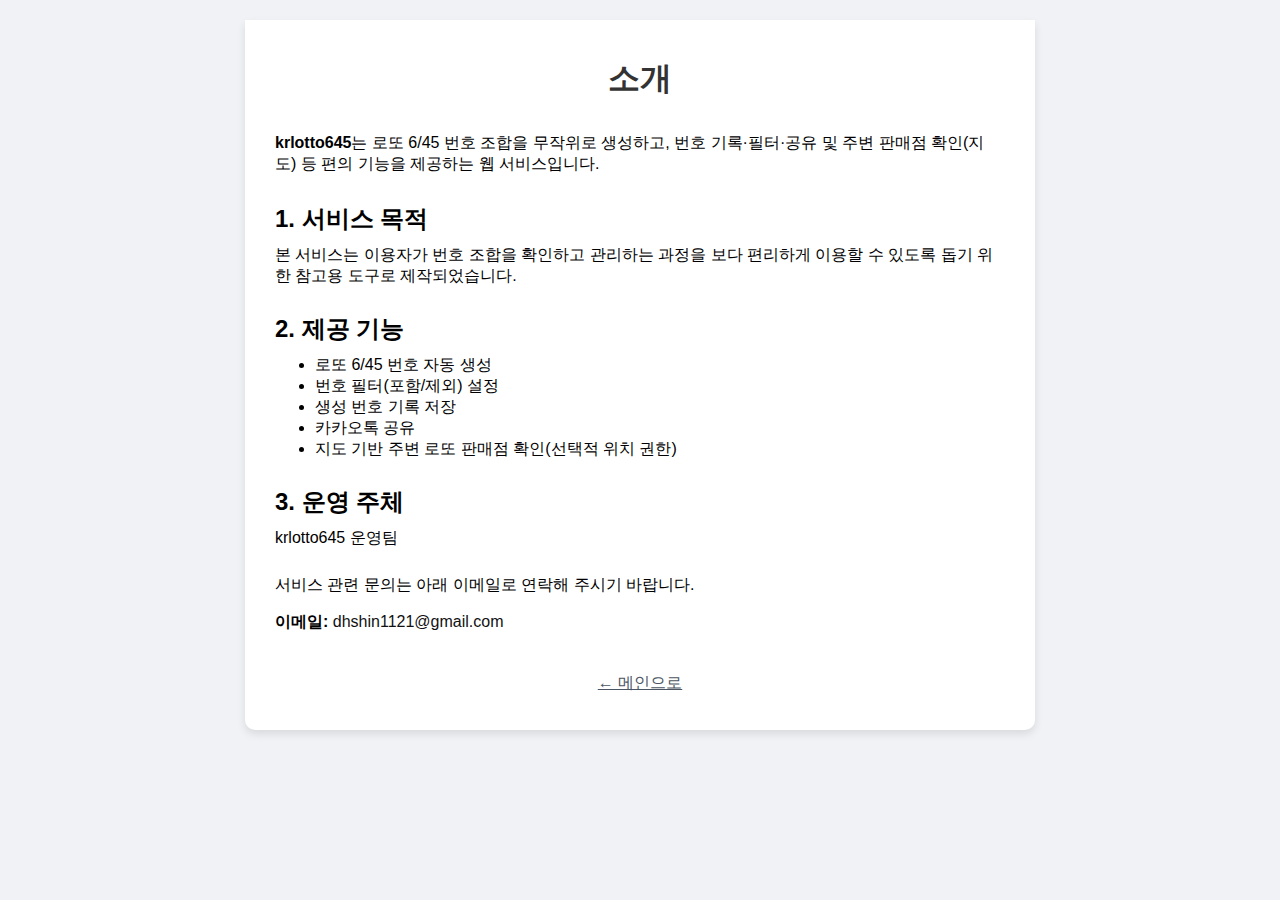
<file: about.html>
<!DOCTYPE html>
<html lang="ko">
<head>
  <meta charset="UTF-8" />
  <meta name="viewport" content="width=device-width, initial-scale=1.0" />
  <title>소개 | krlotto645</title>
  <!-- Google tag (gtag.js) - Google Analytics 4 -->
  <script async src="https://www.googletagmanager.com/gtag/js?id=G-5Z8ES8MB05"></script>
  <script>
    window.dataLayer = window.dataLayer || [];
    function gtag(){dataLayer.push(arguments);}
    gtag('js', new Date());
    gtag('config', 'G-5Z8ES8MB05');
  </script>
  <link rel="stylesheet" href="style.css" />
</head>
<body>
  <div class="wrapper">
    <div
      class="container"
      style="
        display:flex;
        flex-direction:column;
        min-height:70vh;
        padding-left:30px;
        padding-right:30px;
      "
    >
      <!-- 제목은 기존 정렬 유지 -->
      <h1>소개</h1>

      <!-- 본문 -->
      <div style="text-align: left;">
        <p style="margin-bottom: 0;">
          <strong>krlotto645</strong>는 로또 6/45 번호 조합을 무작위로 생성하고,
          번호 기록·필터·공유 및 주변 판매점 확인(지도) 등 편의 기능을 제공하는 웹 서비스입니다.
        </p>

        <h2 style="margin-top: 28px; margin-bottom: 10px;">1. 서비스 목적</h2>
        <p style="font-size: 16px; margin-top: 0;">
          본 서비스는 이용자가 번호 조합을 확인하고 관리하는 과정을
          보다 편리하게 이용할 수 있도록 돕기 위한 참고용 도구로 제작되었습니다.
        </p>

        <h2 style="margin-top: 26px; margin-bottom: 10px;">2. 제공 기능</h2>
        <ul style="margin-top: 0;">
          <li>로또 6/45 번호 자동 생성</li>
          <li>번호 필터(포함/제외) 설정</li>
          <li>생성 번호 기록 저장</li>
          <li>카카오톡 공유</li>
          <li>지도 기반 주변 로또 판매점 확인(선택적 위치 권한)</li>
        </ul>

        <h2 style="margin-top: 26px; margin-bottom: 10px;">3. 운영 주체</h2>
        <p style="margin-top: 0;">krlotto645 운영팀</p>

        <p style="margin-top: 26px;">
          서비스 관련 문의는 아래 이메일로 연락해 주시기 바랍니다.
        </p>
        <p>
          <strong>이메일:</strong>
          <a href="mailto:dhshin1121@gmail.com">dhshin1121@gmail.com</a>
        </p>
      </div>

      <!-- 메인으로: 기존 로직 그대로 -->
      <p style="margin-top:auto; padding-top:24px; text-align:center;">
        <a href="index.html">← 메인으로</a>
      </p>
    </div>
  </div>
</body>
</html>
</file>
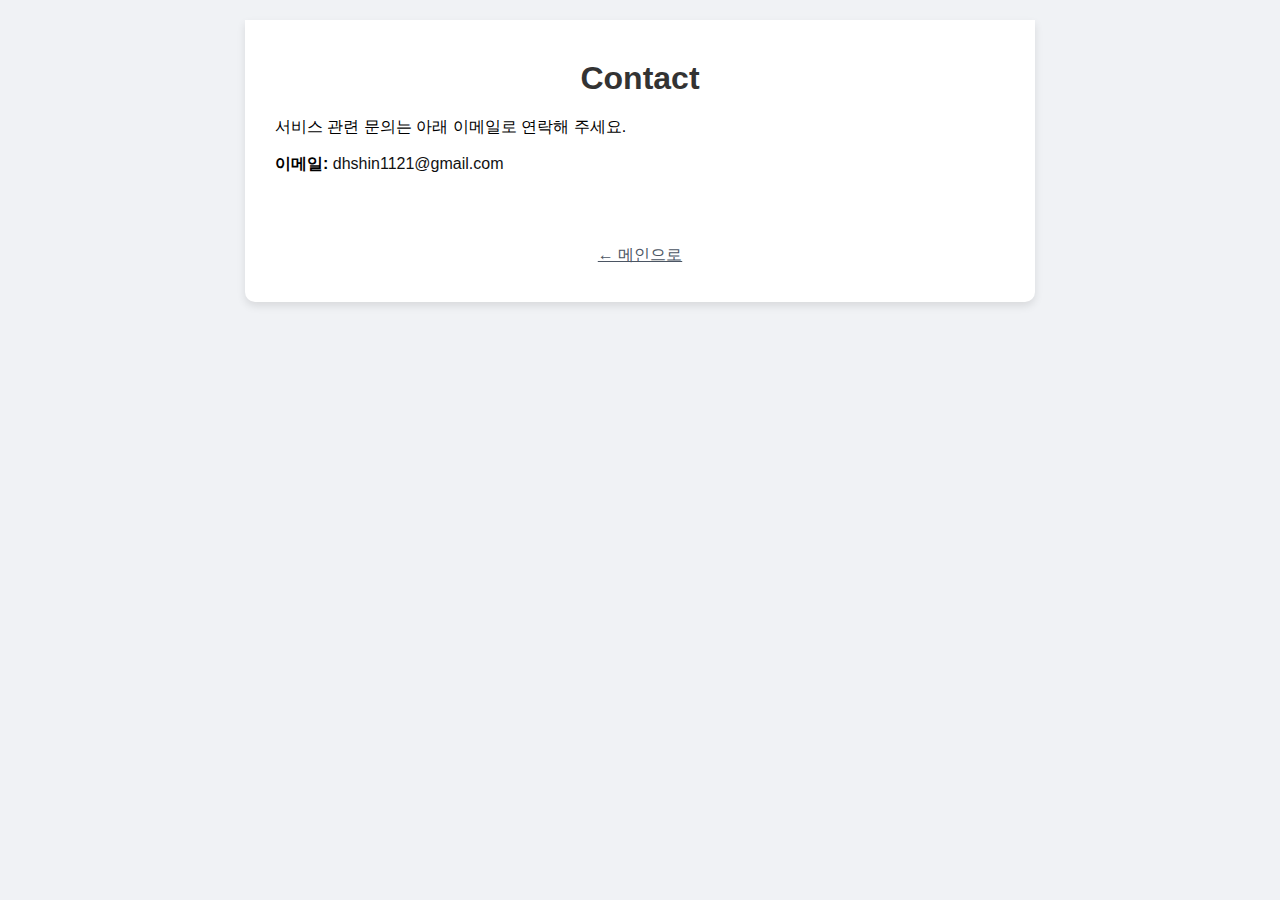
<file: contact.html>
<!doctype html>
<html lang="ko">
  <head>
    <meta charset="UTF-8" />
    <meta name="viewport" content="width=device-width, initial-scale=1.0" />
    <title>Contact | krlotto645</title>
    <link rel="stylesheet" href="style.css" />
  </head>
  <body>
    <div class="wrapper">
      <!-- ❗ min-height 제거 -->
      <div class="container" style="padding-left: 30px; padding-right: 30px">
        <!-- 제목 -->
        <h1 style="text-align: center">Contact</h1>

        <!-- 본문 -->
        <div style="text-align: left">
          <p>서비스 관련 문의는 아래 이메일로 연락해 주세요.</p>
          <p>
            <strong>이메일:</strong>
            <a href="mailto:dhshin1121@gmail.com">dhshin1121@gmail.com</a>
          </p>
        </div>

        <!-- ✔ 빈 공간 늘리지 않고, 적당히만 아래로 -->
        <p style="margin-top: 70px; text-align: center">
          <a href="index.html">← 메인으로</a>
        </p>
      </div>
    </div>
  </body>
</html>
</file>
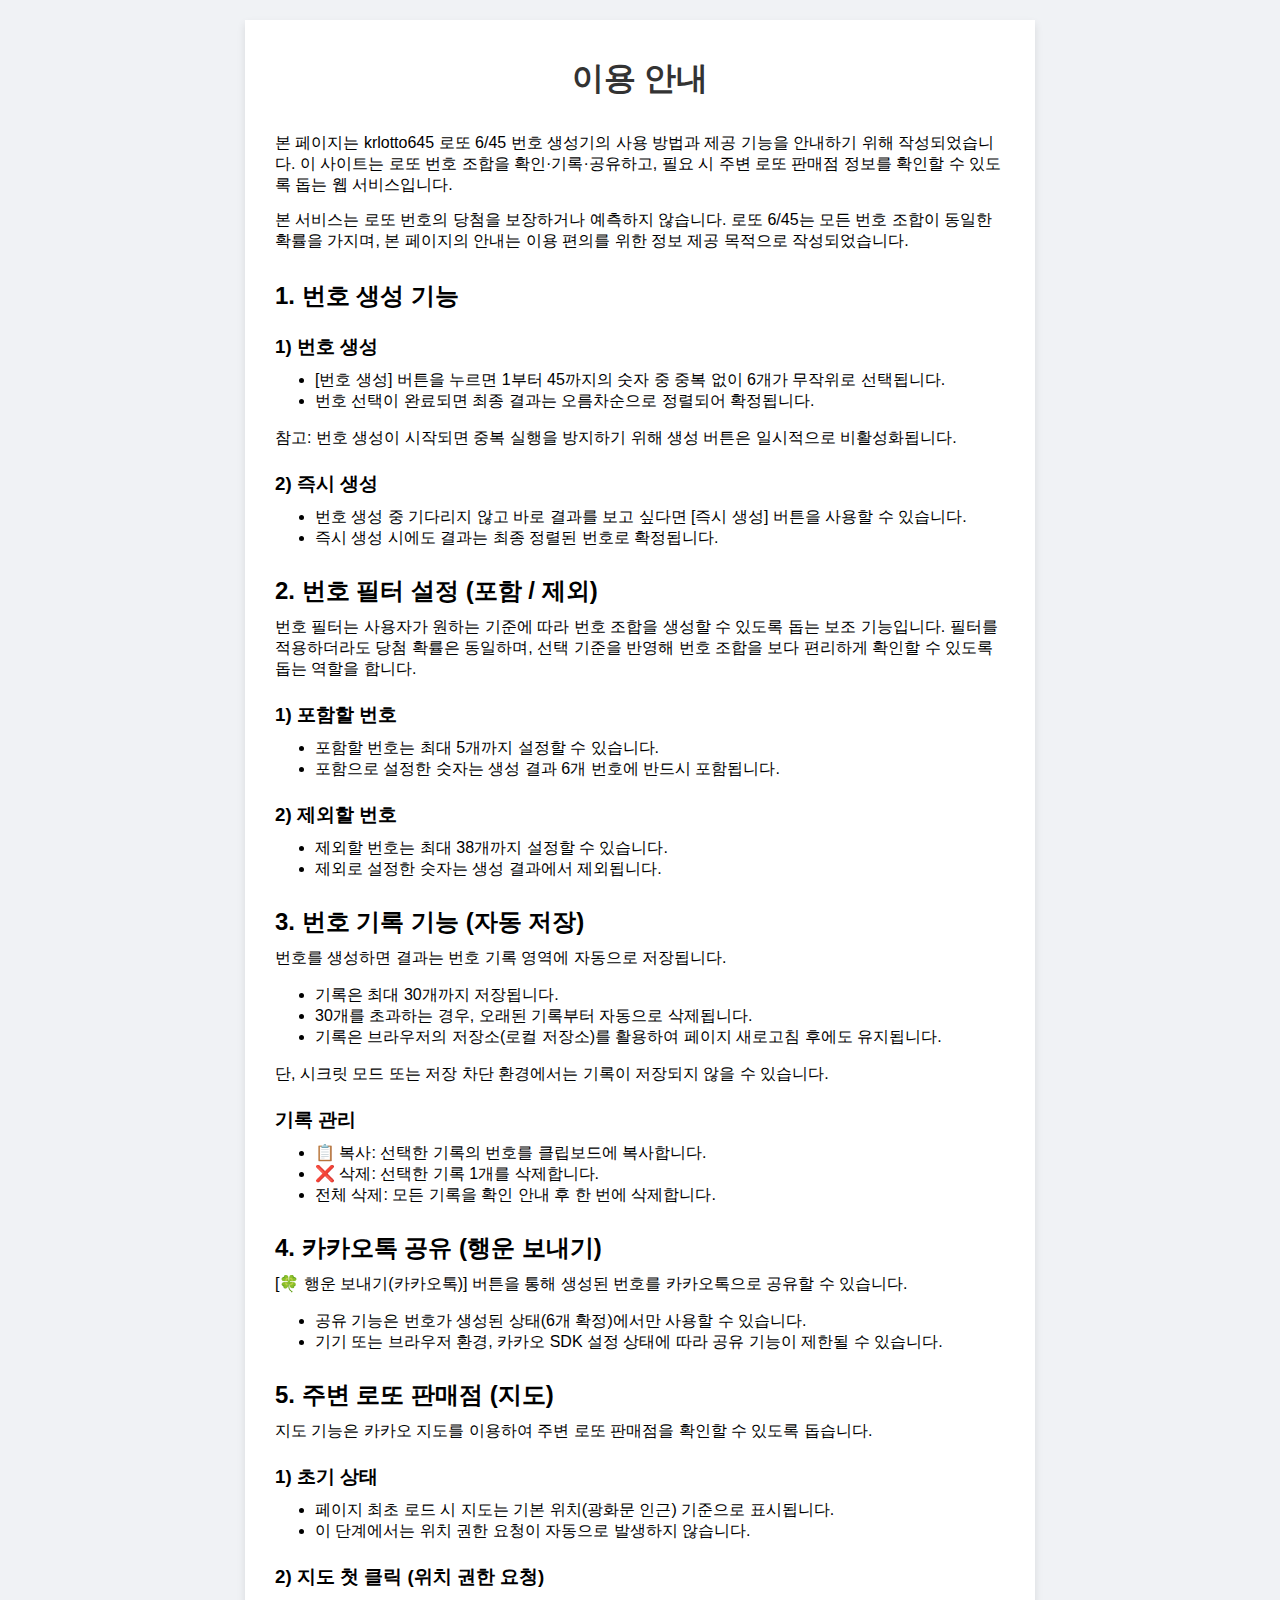
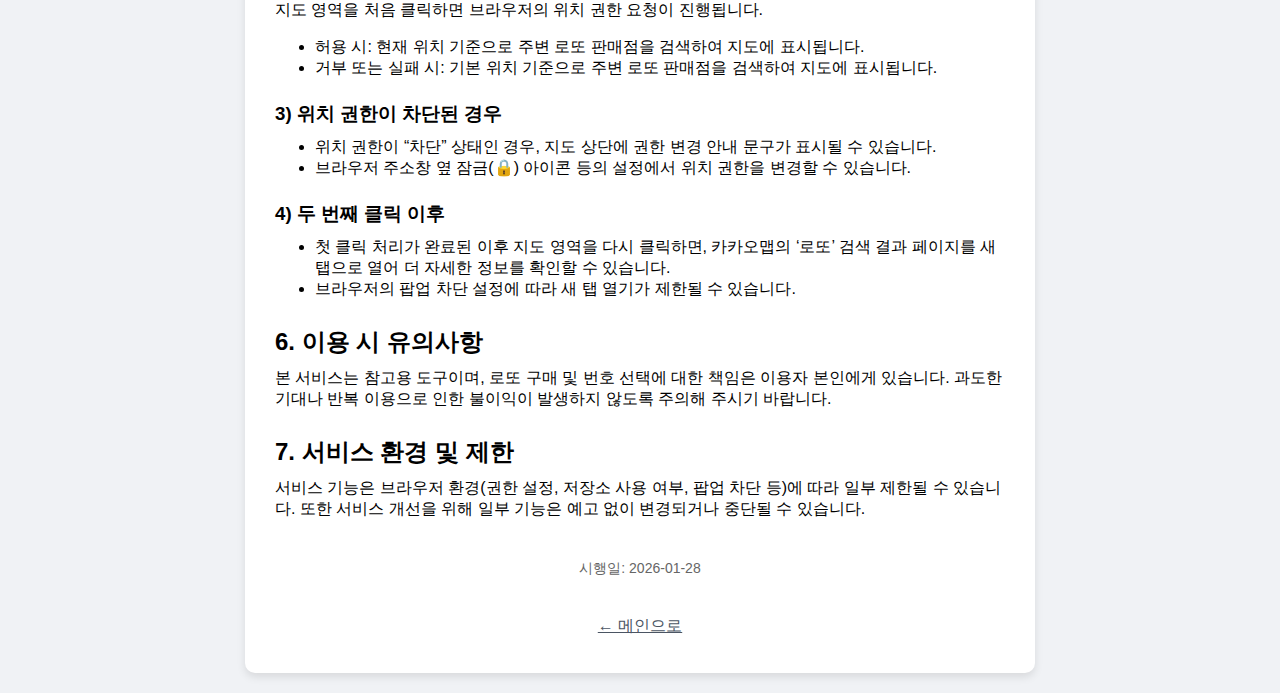
<file: guide.html>
<!DOCTYPE html>
<html lang="ko">
<head>
  <meta charset="UTF-8" />
  <meta name="viewport" content="width=device-width, initial-scale=1.0" />
  <title>이용안내 | krlotto645</title>
  <!-- Google tag (gtag.js) - Google Analytics 4 -->
  <script async src="https://www.googletagmanager.com/gtag/js?id=G-5Z8ES8MB05"></script>
  <script>
    window.dataLayer = window.dataLayer || [];
    function gtag(){dataLayer.push(arguments);}
    gtag('js', new Date());
    gtag('config', 'G-5Z8ES8MB05');
  </script>
  <link rel="stylesheet" href="style.css" />
</head>
<body>
  <div class="wrapper">
    <div class="container" style="display:flex; flex-direction:column; min-height:70vh; padding-left:30px; padding-right:30px;">
      <!-- 제목: 가운데 정렬 -->
      <h1 style="text-align: center;">이용 안내</h1>

      <!-- 본문: 왼쪽 정렬 -->
      <div style="text-align: left;">
        <p style="margin-bottom: 0;">
          본 페이지는 krlotto645 로또 6/45 번호 생성기의 사용 방법과 제공 기능을 안내하기 위해 작성되었습니다.
          이 사이트는 로또 번호 조합을 확인·기록·공유하고, 필요 시 주변 로또 판매점 정보를 확인할 수 있도록 돕는 웹 서비스입니다.
        </p>

        <p style="margin-top: 14px;">
          본 서비스는 로또 번호의 당첨을 보장하거나 예측하지 않습니다.
          로또 6/45는 모든 번호 조합이 동일한 확률을 가지며, 본 페이지의 안내는 이용 편의를 위한 정보 제공 목적으로 작성되었습니다.
        </p>

        <h2 style="margin-top: 28px; margin-bottom: 10px;">1. 번호 생성 기능</h2>

        <h3 style="margin-top: 22px; margin-bottom: 10px;">1) 번호 생성</h3>
        <ul style="margin-top: 0;">
            <li>[번호 생성] 버튼을 누르면 1부터 45까지의 숫자 중 중복 없이 6개가 무작위로 선택됩니다.</li>
            <li>번호 선택이 완료되면 최종 결과는 오름차순으로 정렬되어 확정됩니다.</li>
        </ul>

        <p style="margin-top: 0;">
        참고: 번호 생성이 시작되면 중복 실행을 방지하기 위해 생성 버튼은 일시적으로 비활성화됩니다.
        </p>

        <h3 style="margin-top: 22px; margin-bottom: 10px;">2) 즉시 생성</h3>
        <ul style="margin-top: 0;">
            <li>번호 생성 중 기다리지 않고 바로 결과를 보고 싶다면 [즉시 생성] 버튼을 사용할 수 있습니다.</li>
            <li>즉시 생성 시에도 결과는 최종 정렬된 번호로 확정됩니다.</li>
        </ul>

        <h2 style="margin-top: 26px; margin-bottom: 10px;">2. 번호 필터 설정 (포함 / 제외)</h2>
        <p style="margin-top: 0;">
          번호 필터는 사용자가 원하는 기준에 따라 번호 조합을 생성할 수 있도록 돕는 보조 기능입니다.
          필터를 적용하더라도 당첨 확률은 동일하며, 선택 기준을 반영해 번호 조합을 보다 편리하게 확인할 수 있도록 돕는 역할을 합니다.
        </p>

        <h3 style="margin-top: 22px; margin-bottom: 10px;">1) 포함할 번호</h3>
        <ul style="margin-top: 0;">
          <li>포함할 번호는 최대 5개까지 설정할 수 있습니다.</li>
          <li>포함으로 설정한 숫자는 생성 결과 6개 번호에 반드시 포함됩니다.</li>
        </ul>

        <h3 style="margin-top: 22px; margin-bottom: 10px;">2) 제외할 번호</h3>
        <ul style="margin-top: 0;">
          <li>제외할 번호는 최대 38개까지 설정할 수 있습니다.</li>
          <li>제외로 설정한 숫자는 생성 결과에서 제외됩니다.</li>
        </ul>

        <h2 style="margin-top: 26px; margin-bottom: 10px;">3. 번호 기록 기능 (자동 저장)</h2>
        <p style="margin-top: 0;">
          번호를 생성하면 결과는 번호 기록 영역에 자동으로 저장됩니다.
        </p>
        <ul style="margin-top: 0;">
          <li>기록은 최대 30개까지 저장됩니다.</li>
          <li>30개를 초과하는 경우, 오래된 기록부터 자동으로 삭제됩니다.</li>
          <li>기록은 브라우저의 저장소(로컬 저장소)를 활용하여 페이지 새로고침 후에도 유지됩니다.</li>
        </ul>  
        <p style="margin-top: 0;">
          단, 시크릿 모드 또는 저장 차단 환경에서는 기록이 저장되지 않을 수 있습니다.
        </p>  
        
        <h3 style="margin-top: 22px; margin-bottom: 10px;">기록 관리</h3>
        <ul style="margin-top: 0;">
          <li>📋 복사: 선택한 기록의 번호를 클립보드에 복사합니다.</li>
          <li>❌ 삭제: 선택한 기록 1개를 삭제합니다.</li>
          <li>전체 삭제: 모든 기록을 확인 안내 후 한 번에 삭제합니다.</li>
        </ul>

        <h2 style="margin-top: 26px; margin-bottom: 10px;">4. 카카오톡 공유 (행운 보내기)</h2>
        <p style="margin-top: 0;">
          [🍀 행운 보내기(카카오톡)] 버튼을 통해 생성된 번호를 카카오톡으로 공유할 수 있습니다.
        </p>
        <ul style="margin-top: 0;">
          <li>공유 기능은 번호가 생성된 상태(6개 확정)에서만 사용할 수 있습니다.</li>
          <li>기기 또는 브라우저 환경, 카카오 SDK 설정 상태에 따라 공유 기능이 제한될 수 있습니다.</li>
        </ul>

        <h2 style="margin-top: 26px; margin-bottom: 10px;">5. 주변 로또 판매점 (지도)</h2>
        <p style="margin-top: 0;">
        지도 기능은 카카오 지도를 이용하여 주변 로또 판매점을 확인할 수 있도록 돕습니다.
        </p>

        <h3 style="margin-top: 22px; margin-bottom: 10px;">1) 초기 상태</h3>
        <ul style="margin-top: 0;">
            <li>페이지 최초 로드 시 지도는 기본 위치(광화문 인근) 기준으로 표시됩니다.</li>
            <li>이 단계에서는 위치 권한 요청이 자동으로 발생하지 않습니다.</li>
        </ul>

        <h3 style="margin-top: 22px; margin-bottom: 10px;">2) 지도 첫 클릭 (위치 권한 요청)</h3>
        <p style="margin-top: 0;">지도 영역을 처음 클릭하면 브라우저의 위치 권한 요청이 진행됩니다.</p>
        <ul style="margin-top: 0;">
            <li>허용 시: 현재 위치 기준으로 주변 로또 판매점을 검색하여 지도에 표시됩니다.</li>
            <li>거부 또는 실패 시: 기본 위치 기준으로 주변 로또 판매점을 검색하여 지도에 표시됩니다.</li>
        </ul>

        <h3 style="margin-top: 22px; margin-bottom: 10px;">3) 위치 권한이 차단된 경우</h3>
        <ul style="margin-top: 0;">
            <li>위치 권한이 “차단” 상태인 경우, 지도 상단에 권한 변경 안내 문구가 표시될 수 있습니다.</li>
            <li>브라우저 주소창 옆 잠금(🔒) 아이콘 등의 설정에서 위치 권한을 변경할 수 있습니다.</li>
        </ul>

        <h3 style="margin-top: 22px; margin-bottom: 10px;">4) 두 번째 클릭 이후</h3>
        <ul style="margin-top: 0;">
            <li>첫 클릭 처리가 완료된 이후 지도 영역을 다시 클릭하면, 카카오맵의 ‘로또’ 검색 결과 페이지를 새 탭으로 열어 더 자세한 정보를 확인할 수 있습니다.</li>
            <li>브라우저의 팝업 차단 설정에 따라 새 탭 열기가 제한될 수 있습니다.</li>
        </ul>


        <h2 style="margin-top: 26px; margin-bottom: 10px;">6. 이용 시 유의사항</h2>
        <p style="margin-top: 0;">
          본 서비스는 참고용 도구이며, 로또 구매 및 번호 선택에 대한 책임은 이용자 본인에게 있습니다.
          과도한 기대나 반복 이용으로 인한 불이익이 발생하지 않도록 주의해 주시기 바랍니다.
        </p>

        <h2 style="margin-top: 26px; margin-bottom: 10px;">7. 서비스 환경 및 제한</h2>
        <p style="margin-top: 0;">
          서비스 기능은 브라우저 환경(권한 설정, 저장소 사용 여부, 팝업 차단 등)에 따라 일부 제한될 수 있습니다.
          또한 서비스 개선을 위해 일부 기능은 예고 없이 변경되거나 중단될 수 있습니다.
        </p>
      </div>

      <p style="margin-top:24px; color:#666; font-size:14px; text-align: center;">
        시행일: 2026-01-28
      </p>

      <p style="margin-top:auto; padding-top:24px; text-align:center;">
        <a href="index.html">← 메인으로</a>
      </p>
    </div>
  </div>
</body>
</html>
</file>
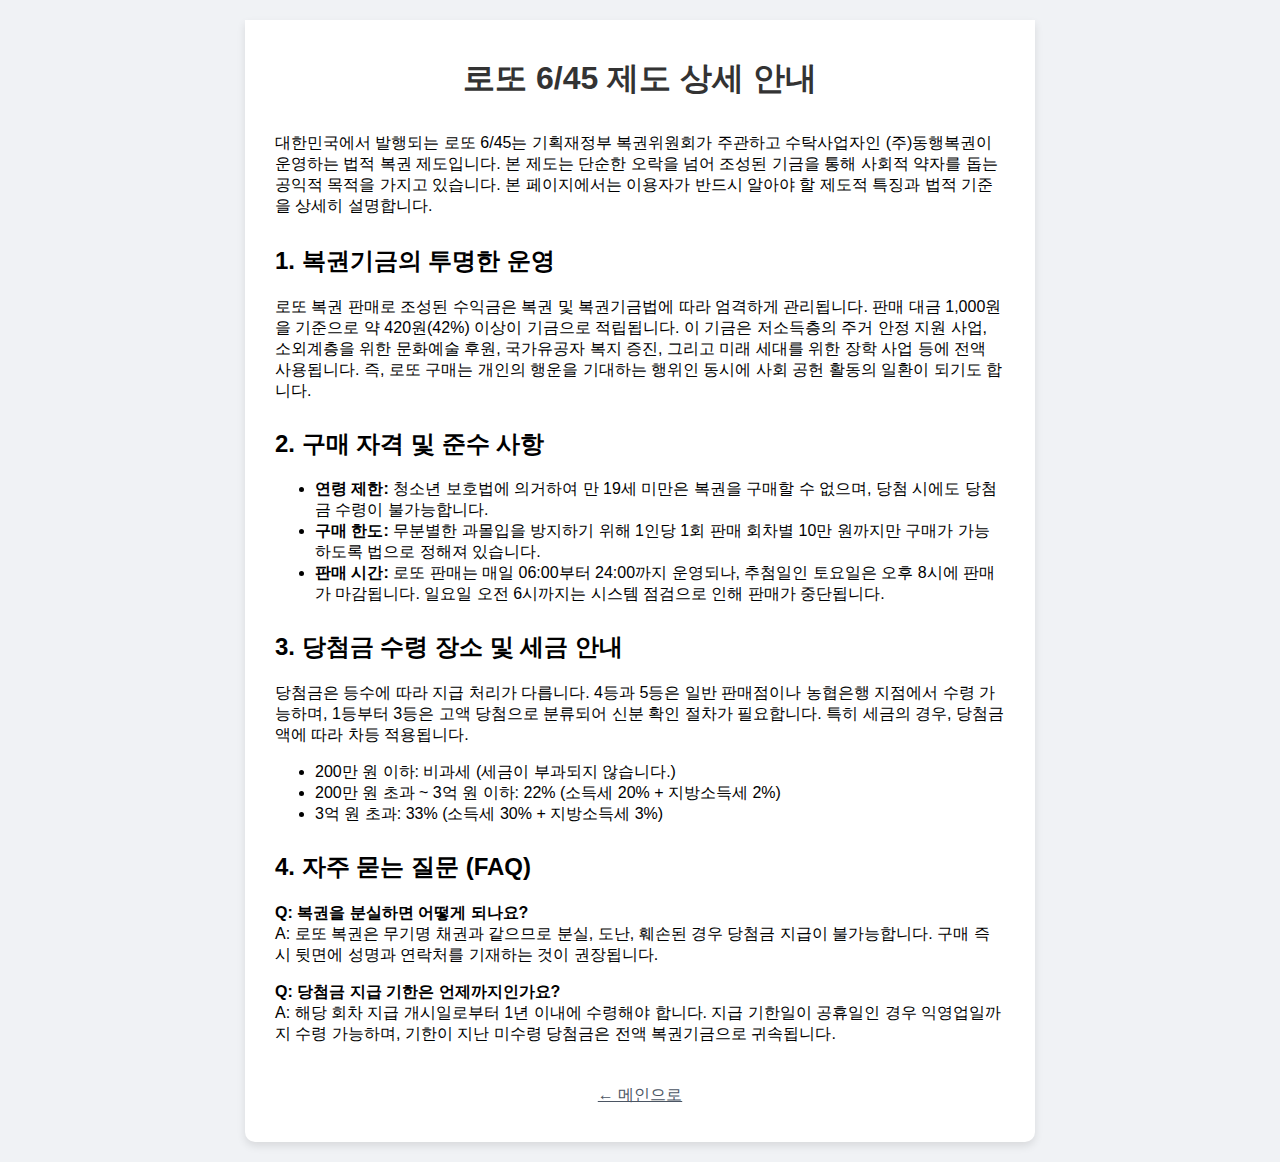
<file: lotto-policy.html>
<!DOCTYPE html>
<html lang="ko">
<head>
  <meta charset="UTF-8" />
  <meta name="viewport" content="width=device-width, initial-scale=1.0" />
  <title>로또정책 안내 | krlotto645</title>
  <meta name="description" content="대한민국 로또 6/45 제도 상세 안내입니다. 구매 자격, 회차별 구매 한도, 당첨금 등수별 수령 장소 및 금액대별 세금 계산법 등 법적 기준을 상세히 확인해 보세요.">
  <link rel="canonical" href="https://www.krlotto645.com/lotto-policy.html">
  <script async src="https://www.googletagmanager.com/gtag/js?id=G-5Z8ES8MB05"></script>
  <script>
    window.dataLayer = window.dataLayer || [];
    function gtag(){dataLayer.push(arguments);}
    gtag('js', new Date());
    gtag('config', 'G-5Z8ES8MB05');
  </script>
  <link rel="stylesheet" href="style.css" />
</head>
<body>
  <div class="wrapper">
    <div class="container" style="display:flex; flex-direction:column; min-height:70vh; padding-left:30px; padding-right:30px;">
      <h1 style="text-align: center;">로또 6/45 제도 상세 안내</h1>

      <div style="text-align: left;">
        <p>대한민국에서 발행되는 로또 6/45는 기획재정부 복권위원회가 주관하고 수탁사업자인 (주)동행복권이 운영하는 법적 복권 제도입니다. 본 제도는 단순한 오락을 넘어 조성된 기금을 통해 사회적 약자를 돕는 공익적 목적을 가지고 있습니다. 본 페이지에서는 이용자가 반드시 알아야 할 제도적 특징과 법적 기준을 상세히 설명합니다.</p>

        <h2 style="margin-top: 28px;">1. 복권기금의 투명한 운영</h2>
        <p>로또 복권 판매로 조성된 수익금은 복권 및 복권기금법에 따라 엄격하게 관리됩니다. 판매 대금 1,000원을 기준으로 약 420원(42%) 이상이 기금으로 적립됩니다. 이 기금은 저소득층의 주거 안정 지원 사업, 소외계층을 위한 문화예술 후원, 국가유공자 복지 증진, 그리고 미래 세대를 위한 장학 사업 등에 전액 사용됩니다. 즉, 로또 구매는 개인의 행운을 기대하는 행위인 동시에 사회 공헌 활동의 일환이 되기도 합니다.</p>

        <h2 style="margin-top: 26px;">2. 구매 자격 및 준수 사항</h2>
        <ul>
          <li><strong>연령 제한:</strong> 청소년 보호법에 의거하여 만 19세 미만은 복권을 구매할 수 없으며, 당첨 시에도 당첨금 수령이 불가능합니다.</li>
          <li><strong>구매 한도:</strong> 무분별한 과몰입을 방지하기 위해 1인당 1회 판매 회차별 10만 원까지만 구매가 가능하도록 법으로 정해져 있습니다.</li>
          <li><strong>판매 시간:</strong> 로또 판매는 매일 06:00부터 24:00까지 운영되나, 추첨일인 토요일은 오후 8시에 판매가 마감됩니다. 일요일 오전 6시까지는 시스템 점검으로 인해 판매가 중단됩니다.</li>
        </ul>

        <h2 style="margin-top: 26px;">3. 당첨금 수령 장소 및 세금 안내</h2>
        <p>당첨금은 등수에 따라 지급 처리가 다릅니다. 4등과 5등은 일반 판매점이나 농협은행 지점에서 수령 가능하며, 1등부터 3등은 고액 당첨으로 분류되어 신분 확인 절차가 필요합니다. 특히 세금의 경우, 당첨금액에 따라 차등 적용됩니다.</p>
        <ul>
          <li>200만 원 이하: 비과세 (세금이 부과되지 않습니다.)</li>
          <li>200만 원 초과 ~ 3억 원 이하: 22% (소득세 20% + 지방소득세 2%)</li>
          <li>3억 원 초과: 33% (소득세 30% + 지방소득세 3%)</li>
        </ul>

        <h2 style="margin-top: 26px;">4. 자주 묻는 질문 (FAQ)</h2>
        <p><strong>Q: 복권을 분실하면 어떻게 되나요?</strong><br>A: 로또 복권은 무기명 채권과 같으므로 분실, 도난, 훼손된 경우 당첨금 지급이 불가능합니다. 구매 즉시 뒷면에 성명과 연락처를 기재하는 것이 권장됩니다.</p>
        <p><strong>Q: 당첨금 지급 기한은 언제까지인가요?</strong><br>A: 해당 회차 지급 개시일로부터 1년 이내에 수령해야 합니다. 지급 기한일이 공휴일인 경우 익영업일까지 수령 가능하며, 기한이 지난 미수령 당첨금은 전액 복권기금으로 귀속됩니다.</p>
      </div>

      <p style="margin-top:auto; padding-top:24px; text-align:center;">
        <a href="index.html">← 메인으로</a>
      </p>
    </div>
  </div>
</body>
</html>
</file>
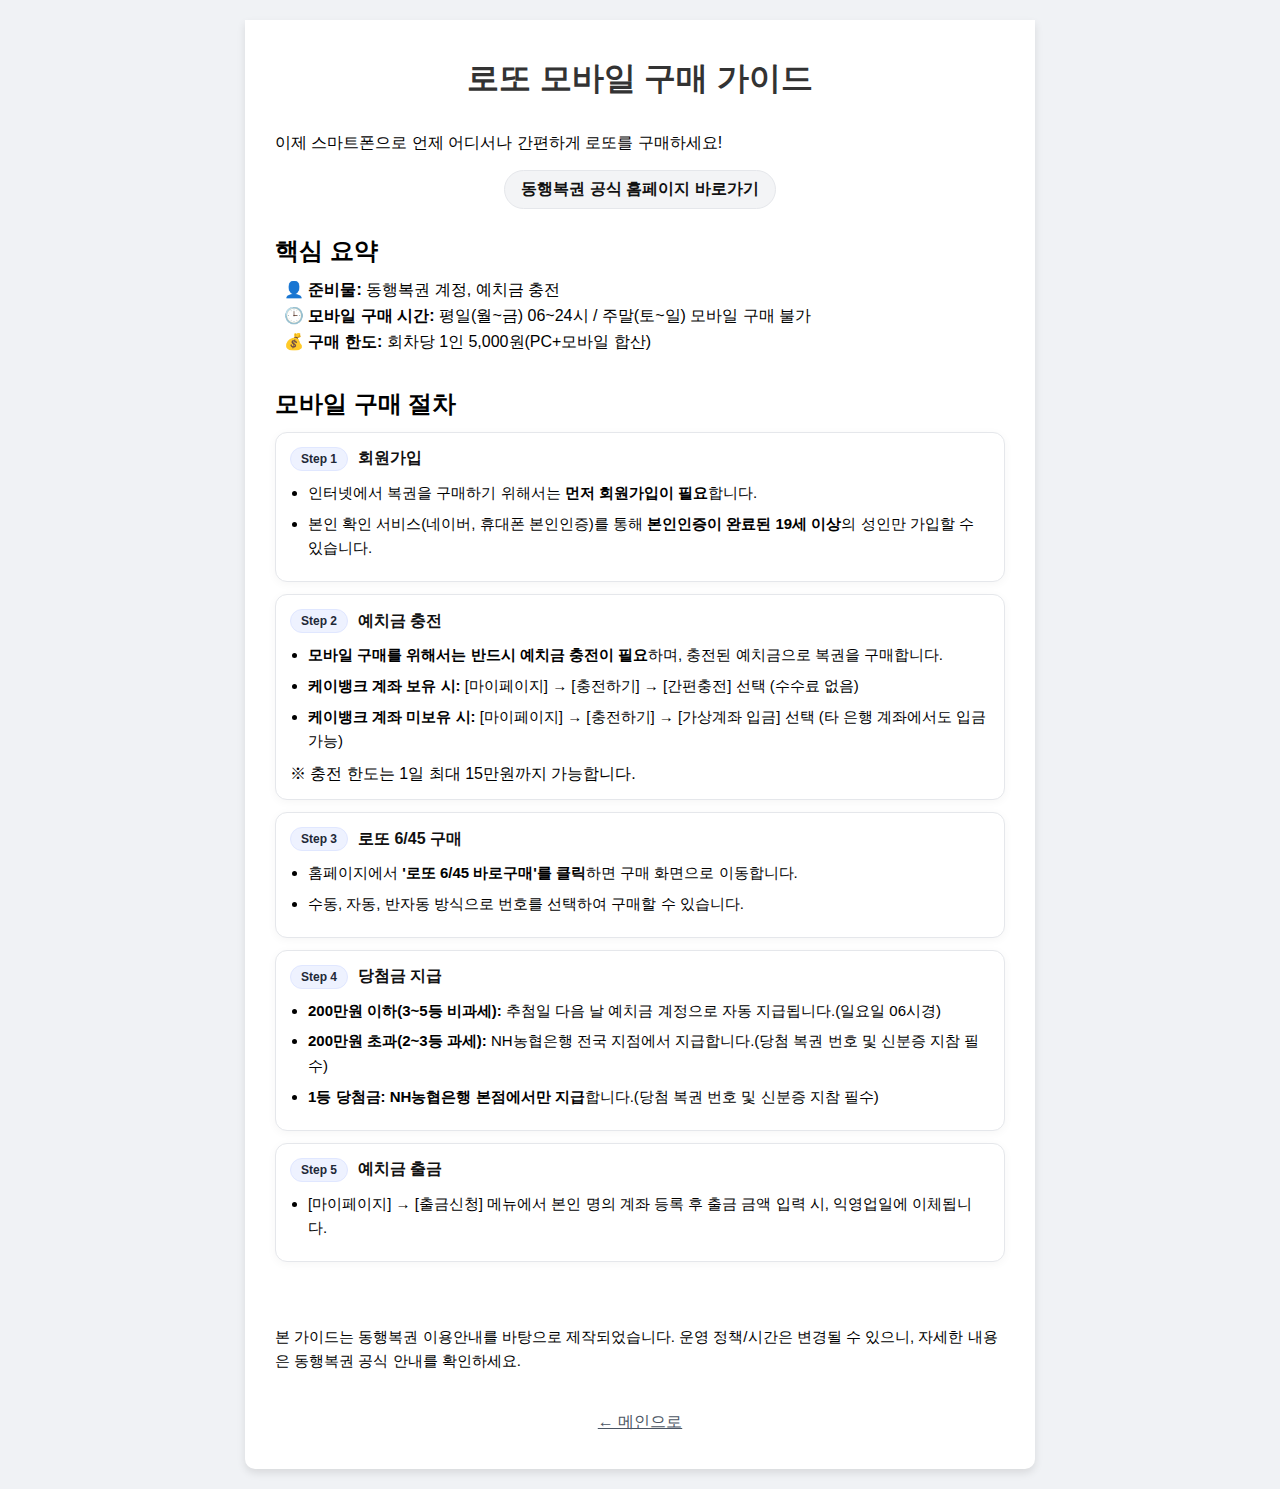
<file: mobile-guide.html>
<!doctype html>
<html lang="ko">
  <head>
    <meta charset="UTF-8" />
    <meta name="viewport" content="width=device-width, initial-scale=1.0" />
    <title>로또 모바일 구매 가이드 | krlotto645</title>
    <meta
      name="description"
      content="로또 모바일 구매 가이드입니다. 동행복권 모바일 이용시간, 모바일 구매/충전 한도, 모바일 구매 절차(Step 1~5)를 한눈에 정리했습니다."
    />
    <link rel="canonical" href="https://www.krlotto645.com/mobile-guide.html" />

    <!-- Google tag (gtag.js) - Google Analytics 4 -->
    <script
      async
      src="https://www.googletagmanager.com/gtag/js?id=G-5Z8ES8MB05"
    ></script>
    <script>
      window.dataLayer = window.dataLayer || [];
      function gtag() {
        dataLayer.push(arguments);
      }
      gtag("js", new Date());
      gtag("config", "G-5Z8ES8MB05");
    </script>

    <link rel="stylesheet" href="style.css" />
    <script
      async
      src="https://pagead2.googlesyndication.com/pagead/js/adsbygoogle.js?client=ca-pub-9340970572187872"
      crossorigin="anonymous"
    ></script>
    <script
      type="text/javascript"
      src="//t1.daumcdn.net/kas/static/ba.min.js"
      async
    ></script>
  </head>

  <body>
    <div class="wrapper">
      <div
        class="container mobile-guide-page"
        style="
          display: flex;
          flex-direction: column;
          min-height: 70vh;
          padding-left: 30px;
          padding-right: 30px;
        "
      >
        <!-- 제목: 가운데 정렬 -->
        <h1 style="text-align: center">로또 모바일 구매 가이드</h1>

        <!-- 본문: 왼쪽 정렬 -->
        <div style="text-align: left">
          <!-- 핵심 문구 -->
          <p>이제 스마트폰으로 언제 어디서나 간편하게 로또를 구매하세요!</p>

          <!-- 바로가기 링크 (최상단 배치) - ✅ 가운데 정렬 -->
          <p style="text-align: center">
            <a
              class="mg-cta-link"
              href="https://www.dhlottery.co.kr/"
              target="_blank"
              rel="noopener noreferrer"
            >
              동행복권 공식 홈페이지 바로가기
            </a>
          </p>

          <!-- 1. 핵심 요약 (퀵 가이드) -->
          <h2 style="margin-top: 26px; margin-bottom: 10px">핵심 요약</h2>

          <ul
            style="
              margin-top: 0;
              padding-left: 9px;
              line-height: 1.65;
              font-size: 16px;
              list-style: none;
            "
          >
            <li>👤 <strong>준비물:</strong> 동행복권 계정, 예치금 충전</li>
            <li>
              🕒 <strong>모바일 구매 시간:</strong> 평일(월~금) 06~24시 /
              주말(토~일) 모바일 구매 불가
            </li>
            <li>
              💰 <strong>구매 한도:</strong> 회차당 1인 5,000원(PC+모바일 합산)
            </li>
          </ul>

          <!-- ✅ 가이드 광고 A (중상단) -->
          <div class="adfit adfit-mobile guide-ad guide-ad-a">
            <ins
              class="kakao_ad_area"
              style="display: none"
              data-ad-unit="DAN-HeXNOmbRVSMyLmLa"
              data-ad-width="320"
              data-ad-height="100"
            ></ins>
          </div>

          <div class="adfit adfit-desktop guide-ad guide-ad-a">
            <ins
              class="kakao_ad_area"
              style="display: none"
              data-ad-unit="DAN-CyawgB1oq48lpVXK"
              data-ad-width="728"
              data-ad-height="90"
            ></ins>
          </div>

          <!-- 2. 단계별 구매 프로세스 (Step 1~5) -->
          <h2 style="margin-top: 16px; margin-bottom: 10px">
            모바일 구매 절차
          </h2>

          <div class="mg-steps" style="margin-bottom: 16px">
            <section class="mg-step">
              <div class="mg-step-head">
                <span class="mg-step-badge">Step 1</span>
                <h3 class="mg-step-title">회원가입</h3>
              </div>
              <ul class="mg-step-list">
                <li>
                  인터넷에서 복권을 구매하기 위해서는
                  <strong>먼저 회원가입이 필요</strong>합니다.
                </li>
                <li>
                  본인 확인 서비스(네이버, 휴대폰 본인인증)를 통해
                  <strong>본인인증이 완료된 19세 이상</strong>의 성인만 가입할
                  수 있습니다.
                </li>
              </ul>
            </section>

            <section class="mg-step">
              <div class="mg-step-head">
                <span class="mg-step-badge">Step 2</span>
                <h3 class="mg-step-title">예치금 충전</h3>
              </div>
              <ul class="mg-step-list">
                <li>
                  <strong
                    >모바일 구매를 위해서는 반드시 예치금 충전이 필요</strong
                  >하며, 충전된 예치금으로 복권을 구매합니다.
                </li>
                <li>
                  <strong>케이뱅크 계좌 보유 시:</strong> [마이페이지] →
                  [충전하기] → [간편충전] 선택 (수수료 없음)
                </li>
                <li>
                  <strong>케이뱅크 계좌 미보유 시:</strong> [마이페이지] →
                  [충전하기] → [가상계좌 입금] 선택 (타 은행 계좌에서도 입금
                  가능)
                </li>
              </ul>
              <p class="mg-note" style="margin: 10px 0 0 0">
                ※ 충전 한도는 1일 최대 15만원까지 가능합니다.
              </p>
            </section>

            <section class="mg-step">
              <div class="mg-step-head">
                <span class="mg-step-badge">Step 3</span>
                <h3 class="mg-step-title">로또 6/45 구매</h3>
              </div>
              <ul class="mg-step-list">
                <li>
                  홈페이지에서 <strong>'로또 6/45 바로구매'를 클릭</strong>하면
                  구매 화면으로 이동합니다.
                </li>
                <li>
                  수동, 자동, 반자동 방식으로 번호를 선택하여 구매할 수
                  있습니다.
                </li>
              </ul>
            </section>

            <section class="mg-step">
              <div class="mg-step-head">
                <span class="mg-step-badge">Step 4</span>
                <h3 class="mg-step-title">당첨금 지급</h3>
              </div>
              <ul class="mg-step-list">
                <li>
                  <strong>200만원 이하(3~5등 비과세):</strong> 추첨일 다음 날
                  예치금 계정으로 자동 지급됩니다.(일요일 06시경)
                </li>
                <li>
                  <strong>200만원 초과(2~3등 과세):</strong> NH농협은행 전국
                  지점에서 지급합니다.(당첨 복권 번호 및 신분증 지참 필수)
                </li>
                <li>
                  <strong>1등 당첨금: NH농협은행 본점에서만 지급</strong
                  >합니다.(당첨 복권 번호 및 신분증 지참 필수)
                </li>
              </ul>
            </section>

            <section class="mg-step">
              <div class="mg-step-head">
                <span class="mg-step-badge">Step 5</span>
                <h3 class="mg-step-title">예치금 출금</h3>
              </div>
              <ul class="mg-step-list">
                <li>
                  [마이페이지] → [출금신청] 메뉴에서 본인 명의 계좌 등록 후 출금
                  금액 입력 시, 익영업일에 이체됩니다.
                </li>
              </ul>
            </section>
          </div>
        </div>

        <!-- ✅ 가이드 광고 B (하단) -->
        <div class="adfit adfit-mobile guide-ad guide-ad-b">
          <ins
            class="kakao_ad_area"
            style="display: none"
            data-ad-unit="DAN-COH1kuhJ6oOyIDWk"
            data-ad-width="300"
            data-ad-height="250"
          ></ins>
        </div>

        <div class="adfit adfit-desktop guide-ad guide-ad-b">
          <ins
            class="kakao_ad_area"
            style="display: none"
            data-ad-unit="DAN-EjWChR2cCx3T7Hsc"
            data-ad-width="728"
            data-ad-height="90"
          ></ins>
        </div>

        <!-- ✅ 푸터 문구 -->
        <p class="mg-disclaimer">
          본 가이드는 동행복권 이용안내를 바탕으로 제작되었습니다. 운영
          정책/시간은 변경될 수 있으니, 자세한 내용은 동행복권 공식 안내를
          확인하세요.
        </p>

        <!-- ✅ 메인으로 -->
        <p style="margin-top: auto; padding-top: 24px; text-align: center">
          <a href="index.html">← 메인으로</a>
        </p>
      </div>
    </div>
  </body>
</html>
</file>
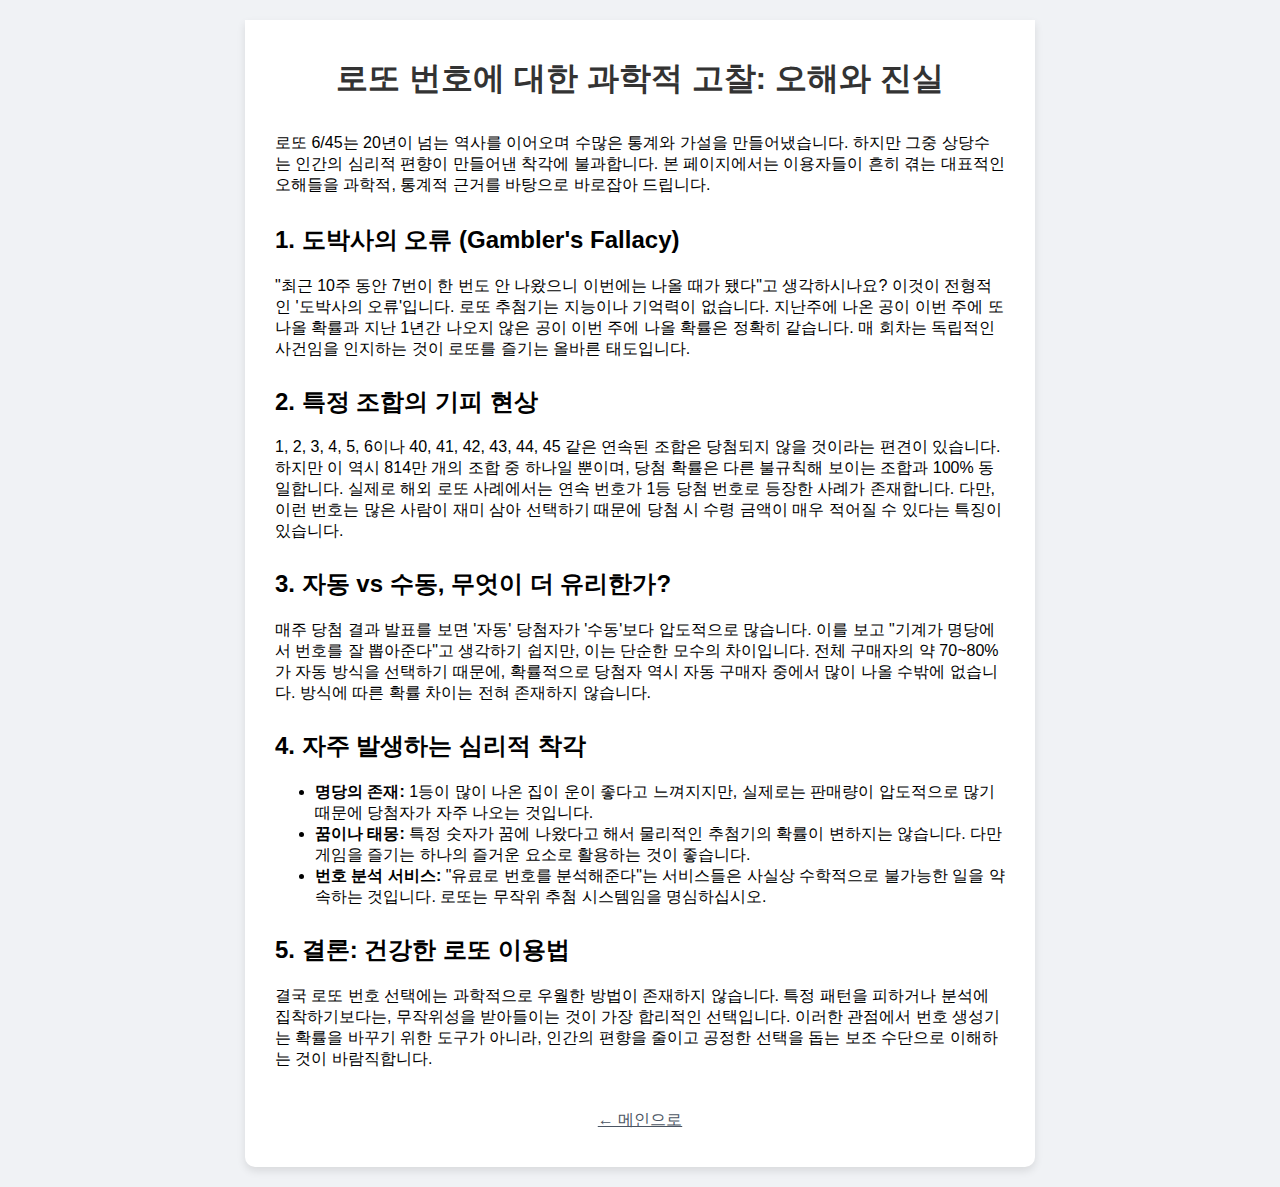
<file: number-myths.html>
<!doctype html>
<html lang="ko">
  <head>
    <meta charset="UTF-8" />
    <meta name="viewport" content="width=device-width, initial-scale=1.0" />
    <title>번호오해와 진실 | krlotto645</title>
    <meta
      name="description"
      content="로또 번호에 대한 과학적 고찰! 도박사의 오류, 자동 vs 수동의 확률 차이, 명당의 실체 등 흔히 겪는 통계적 오해를 바로잡고 건강한 로또 이용법을 안내합니다."
    />
    <link rel="canonical" href="https://www.krlotto645.com/number-myths.html" />
    <script
      async
      src="https://www.googletagmanager.com/gtag/js?id=G-5Z8ES8MB05"
    ></script>
    <script>
      window.dataLayer = window.dataLayer || [];
      function gtag() {
        dataLayer.push(arguments);
      }
      gtag("js", new Date());
      gtag("config", "G-5Z8ES8MB05");
    </script>
    <link rel="stylesheet" href="style.css" />
    <script
      async
      src="https://pagead2.googlesyndication.com/pagead/js/adsbygoogle.js?client=ca-pub-9340970572187872"
      crossorigin="anonymous"
    ></script>
  </head>
  <body>
    <div class="wrapper">
      <div
        class="container"
        style="
          display: flex;
          flex-direction: column;
          min-height: 70vh;
          padding-left: 30px;
          padding-right: 30px;
        "
      >
        <h1 style="text-align: center">
          로또 번호에 대한 과학적 고찰: 오해와 진실
        </h1>

        <div style="text-align: left">
          <p>
            로또 6/45는 20년이 넘는 역사를 이어오며 수많은 통계와 가설을
            만들어냈습니다. 하지만 그중 상당수는 인간의 심리적 편향이 만들어낸
            착각에 불과합니다. 본 페이지에서는 이용자들이 흔히 겪는 대표적인
            오해들을 과학적, 통계적 근거를 바탕으로 바로잡아 드립니다.
          </p>

          <h2 style="margin-top: 28px">1. 도박사의 오류 (Gambler's Fallacy)</h2>
          <p>
            "최근 10주 동안 7번이 한 번도 안 나왔으니 이번에는 나올 때가 됐다"고
            생각하시나요? 이것이 전형적인 '도박사의 오류'입니다. 로또 추첨기는
            지능이나 기억력이 없습니다. 지난주에 나온 공이 이번 주에 또 나올
            확률과 지난 1년간 나오지 않은 공이 이번 주에 나올 확률은 정확히
            같습니다. 매 회차는 독립적인 사건임을 인지하는 것이 로또를 즐기는
            올바른 태도입니다.
          </p>

          <h2 style="margin-top: 26px">2. 특정 조합의 기피 현상</h2>
          <p>
            1, 2, 3, 4, 5, 6이나 40, 41, 42, 43, 44, 45 같은 연속된 조합은
            당첨되지 않을 것이라는 편견이 있습니다. 하지만 이 역시 814만 개의
            조합 중 하나일 뿐이며, 당첨 확률은 다른 불규칙해 보이는 조합과 100%
            동일합니다. 실제로 해외 로또 사례에서는 연속 번호가 1등 당첨 번호로
            등장한 사례가 존재합니다. 다만, 이런 번호는 많은 사람이 재미 삼아
            선택하기 때문에 당첨 시 수령 금액이 매우 적어질 수 있다는 특징이
            있습니다.
          </p>

          <h2 style="margin-top: 26px">3. 자동 vs 수동, 무엇이 더 유리한가?</h2>
          <p>
            매주 당첨 결과 발표를 보면 '자동' 당첨자가 '수동'보다 압도적으로
            많습니다. 이를 보고 "기계가 명당에서 번호를 잘 뽑아준다"고 생각하기
            쉽지만, 이는 단순한 모수의 차이입니다. 전체 구매자의 약 70~80%가
            자동 방식을 선택하기 때문에, 확률적으로 당첨자 역시 자동 구매자
            중에서 많이 나올 수밖에 없습니다. 방식에 따른 확률 차이는 전혀
            존재하지 않습니다.
          </p>

          <h2 style="margin-top: 26px">4. 자주 발생하는 심리적 착각</h2>
          <ul>
            <li>
              <strong>명당의 존재:</strong> 1등이 많이 나온 집이 운이 좋다고
              느껴지지만, 실제로는 판매량이 압도적으로 많기 때문에 당첨자가 자주
              나오는 것입니다.
            </li>
            <li>
              <strong>꿈이나 태몽:</strong> 특정 숫자가 꿈에 나왔다고 해서
              물리적인 추첨기의 확률이 변하지는 않습니다. 다만 게임을 즐기는
              하나의 즐거운 요소로 활용하는 것이 좋습니다.
            </li>
            <li>
              <strong>번호 분석 서비스:</strong> "유료로 번호를 분석해준다"는
              서비스들은 사실상 수학적으로 불가능한 일을 약속하는 것입니다.
              로또는 무작위 추첨 시스템임을 명심하십시오.
            </li>
          </ul>

          <h2 style="margin-top: 26px">5. 결론: 건강한 로또 이용법</h2>
          <p>
            결국 로또 번호 선택에는 과학적으로 우월한 방법이 존재하지 않습니다.
            특정 패턴을 피하거나 분석에 집착하기보다는, 무작위성을 받아들이는
            것이 가장 합리적인 선택입니다. 이러한 관점에서 번호 생성기는 확률을
            바꾸기 위한 도구가 아니라, 인간의 편향을 줄이고 공정한 선택을 돕는
            보조 수단으로 이해하는 것이 바람직합니다.
          </p>
        </div>

        <p style="margin-top: auto; padding-top: 24px; text-align: center">
          <a href="index.html">← 메인으로</a>
        </p>
      </div>
    </div>
  </body>
</html>
</file>
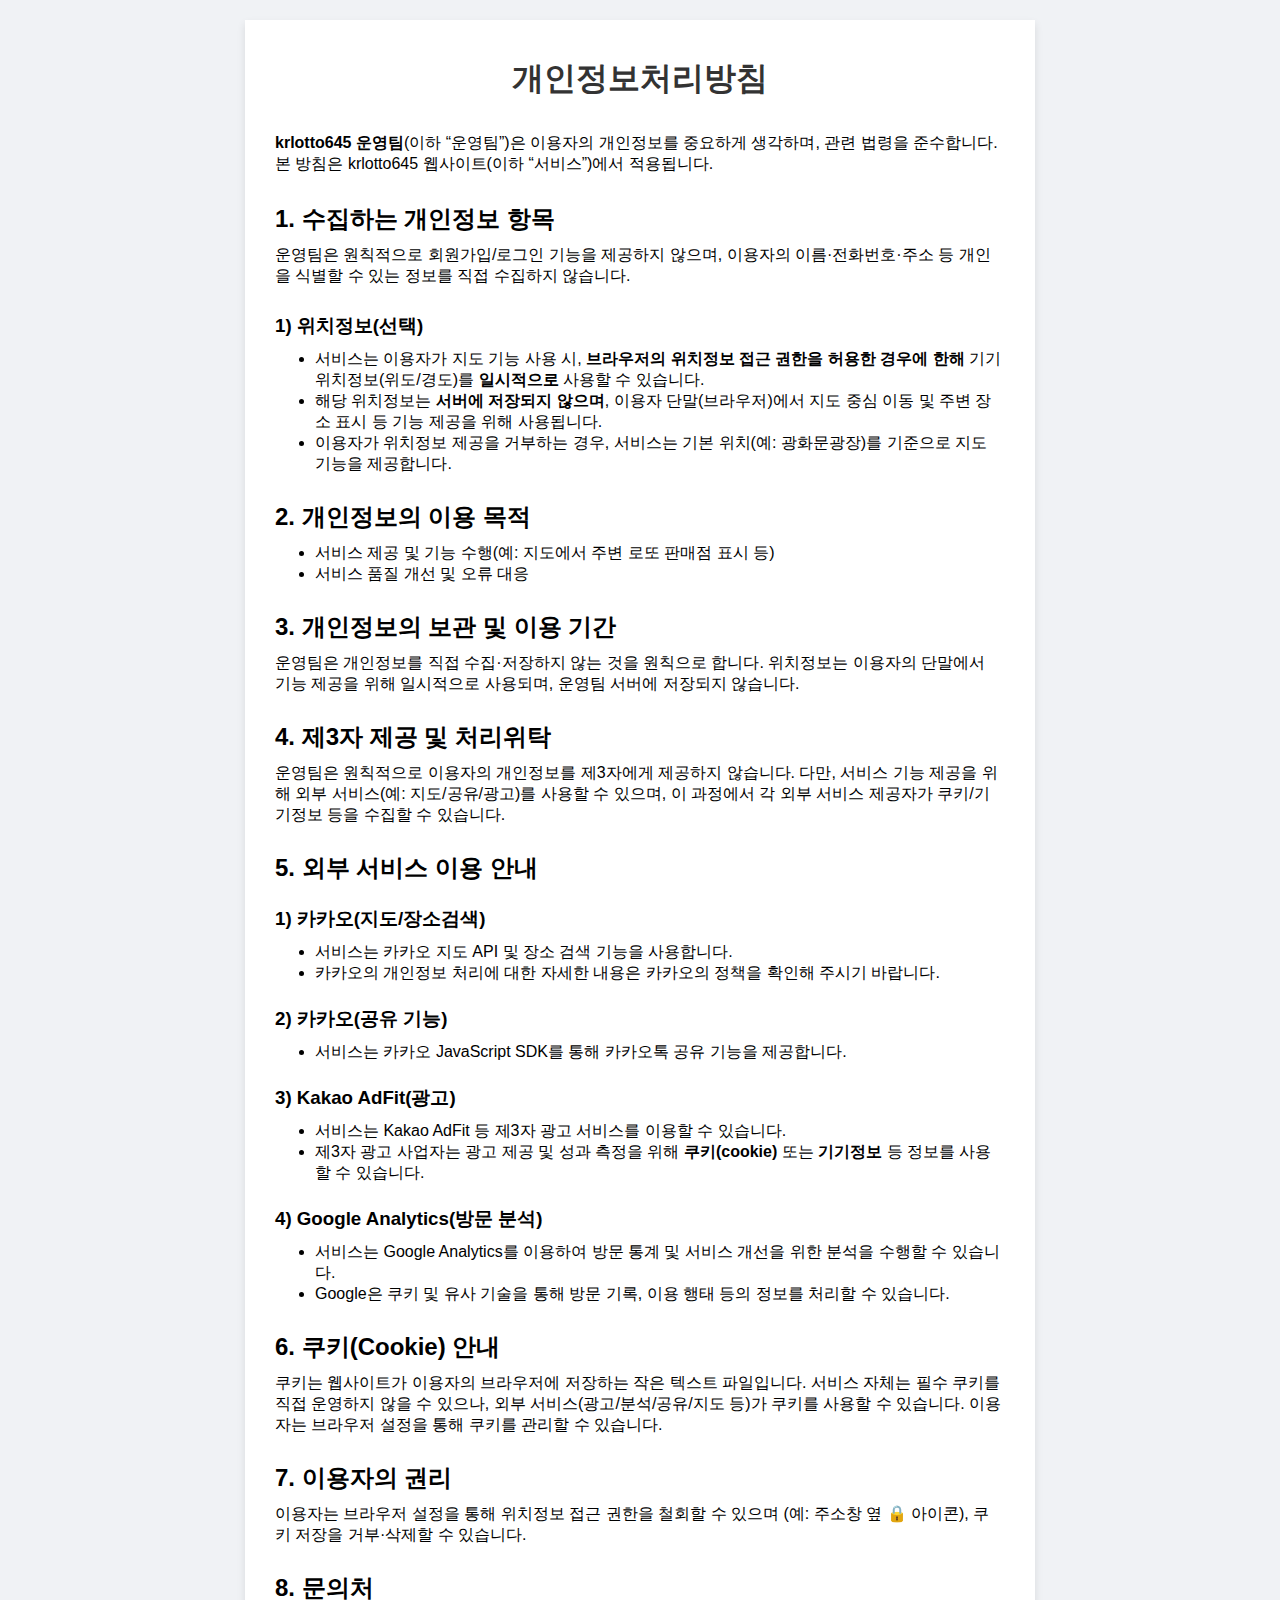
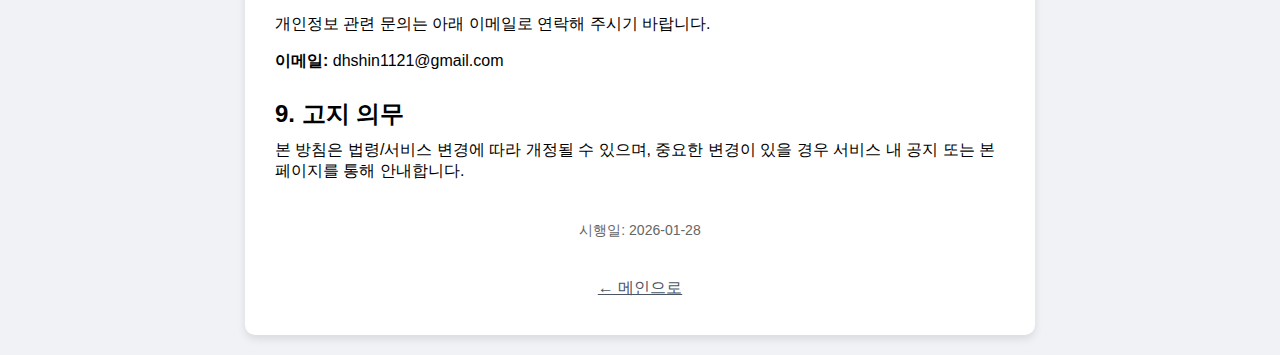
<file: privacy.html>
<!doctype html>
<html lang="ko">
  <head>
    <meta charset="UTF-8" />
    <meta name="viewport" content="width=device-width, initial-scale=1.0" />
    <title>개인정보처리방침 | krlotto645</title>
    <meta
      name="description"
      content="krlotto645 개인정보처리방침입니다. 이용자의 개인식별 정보를 수집하지 않으며, 위치 정보와 외부 서비스(카카오, 구글) 이용에 관한 투명한 처리 원칙을 안내합니다."
    />
    <link rel="canonical" href="https://www.krlotto645.com/privacy.html" />
    <!-- Google tag (gtag.js) - Google Analytics 4 -->
    <script
      async
      src="https://www.googletagmanager.com/gtag/js?id=G-5Z8ES8MB05"
    ></script>
    <script>
      window.dataLayer = window.dataLayer || [];
      function gtag() {
        dataLayer.push(arguments);
      }
      gtag("js", new Date());
      gtag("config", "G-5Z8ES8MB05");
    </script>
    <link rel="stylesheet" href="style.css" />
    <script
      async
      src="https://pagead2.googlesyndication.com/pagead/js/adsbygoogle.js?client=ca-pub-9340970572187872"
      crossorigin="anonymous"
    ></script>
  </head>
  <body>
    <div class="wrapper">
      <div
        class="container"
        style="
          display: flex;
          flex-direction: column;
          min-height: 70vh;
          padding-left: 30px;
          padding-right: 30px;
        "
      >
        <!-- 제목: 가운데 정렬 -->
        <h1 style="text-align: center">개인정보처리방침</h1>

        <!-- 본문: 왼쪽 정렬 -->
        <div style="text-align: left">
          <p style="margin-bottom: 0">
            <strong>krlotto645 운영팀</strong>(이하 “운영팀”)은 이용자의
            개인정보를 중요하게 생각하며, 관련 법령을 준수합니다. 본 방침은
            krlotto645 웹사이트(이하 “서비스”)에서 적용됩니다.
          </p>

          <h2 style="margin-top: 28px; margin-bottom: 10px">
            1. 수집하는 개인정보 항목
          </h2>
          <p style="margin-top: 0">
            운영팀은 원칙적으로 회원가입/로그인 기능을 제공하지 않으며, 이용자의
            이름·전화번호·주소 등 개인을 식별할 수 있는 정보를 직접 수집하지
            않습니다.
          </p>

          <h3 style="margin-top: 26px; margin-bottom: 10px">
            1) 위치정보(선택)
          </h3>
          <ul style="margin-top: 0">
            <li>
              서비스는 이용자가 지도 기능 사용 시,
              <strong
                >브라우저의 위치정보 접근 권한을 허용한 경우에 한해</strong
              >
              기기 위치정보(위도/경도)를 <strong>일시적으로</strong> 사용할 수
              있습니다.
            </li>
            <li>
              해당 위치정보는 <strong>서버에 저장되지 않으며</strong>, 이용자
              단말(브라우저)에서 지도 중심 이동 및 주변 장소 표시 등 기능 제공을
              위해 사용됩니다.
            </li>
            <li>
              이용자가 위치정보 제공을 거부하는 경우, 서비스는 기본 위치(예:
              광화문광장)를 기준으로 지도 기능을 제공합니다.
            </li>
          </ul>

          <h2 style="margin-top: 26px; margin-bottom: 10px">
            2. 개인정보의 이용 목적
          </h2>
          <ul style="margin-top: 0">
            <li>
              서비스 제공 및 기능 수행(예: 지도에서 주변 로또 판매점 표시 등)
            </li>
            <li>서비스 품질 개선 및 오류 대응</li>
          </ul>

          <h2 style="margin-top: 26px; margin-bottom: 10px">
            3. 개인정보의 보관 및 이용 기간
          </h2>
          <p style="margin-top: 0">
            운영팀은 개인정보를 직접 수집·저장하지 않는 것을 원칙으로 합니다.
            위치정보는 이용자의 단말에서 기능 제공을 위해 일시적으로 사용되며,
            운영팀 서버에 저장되지 않습니다.
          </p>

          <h2 style="margin-top: 26px; margin-bottom: 10px">
            4. 제3자 제공 및 처리위탁
          </h2>
          <p style="margin-top: 0">
            운영팀은 원칙적으로 이용자의 개인정보를 제3자에게 제공하지 않습니다.
            다만, 서비스 기능 제공을 위해 외부 서비스(예: 지도/공유/광고)를
            사용할 수 있으며, 이 과정에서 각 외부 서비스 제공자가 쿠키/기기정보
            등을 수집할 수 있습니다.
          </p>

          <h2 style="margin-top: 26px; margin-bottom: 10px">
            5. 외부 서비스 이용 안내
          </h2>

          <h3 style="margin-top: 22px; margin-bottom: 10px">
            1) 카카오(지도/장소검색)
          </h3>
          <ul style="margin-top: 0">
            <li>서비스는 카카오 지도 API 및 장소 검색 기능을 사용합니다.</li>
            <li>
              카카오의 개인정보 처리에 대한 자세한 내용은 카카오의 정책을 확인해
              주시기 바랍니다.
            </li>
          </ul>

          <h3 style="margin-top: 22px; margin-bottom: 10px">
            2) 카카오(공유 기능)
          </h3>
          <ul style="margin-top: 0">
            <li>
              서비스는 카카오 JavaScript SDK를 통해 카카오톡 공유 기능을
              제공합니다.
            </li>
          </ul>

          <h3 style="margin-top: 22px; margin-bottom: 10px">
            3) Kakao AdFit(광고)
          </h3>
          <ul style="margin-top: 0">
            <li>
              서비스는 Kakao AdFit 등 제3자 광고 서비스를 이용할 수 있습니다.
            </li>
            <li>
              제3자 광고 사업자는 광고 제공 및 성과 측정을 위해
              <strong>쿠키(cookie)</strong> 또는 <strong>기기정보</strong> 등
              정보를 사용할 수 있습니다.
            </li>
          </ul>

          <h3 style="margin-top: 22px; margin-bottom: 10px">
            4) Google Analytics(방문 분석)
          </h3>
          <ul style="margin-top: 0">
            <li>
              서비스는 Google Analytics를 이용하여 방문 통계 및 서비스 개선을
              위한 분석을 수행할 수 있습니다.
            </li>
            <li>
              Google은 쿠키 및 유사 기술을 통해 방문 기록, 이용 행태 등의 정보를
              처리할 수 있습니다.
            </li>
          </ul>

          <h2 style="margin-top: 26px; margin-bottom: 10px">
            6. 쿠키(Cookie) 안내
          </h2>
          <p style="margin-top: 0">
            쿠키는 웹사이트가 이용자의 브라우저에 저장하는 작은 텍스트
            파일입니다. 서비스 자체는 필수 쿠키를 직접 운영하지 않을 수 있으나,
            외부 서비스(광고/분석/공유/지도 등)가 쿠키를 사용할 수 있습니다.
            이용자는 브라우저 설정을 통해 쿠키를 관리할 수 있습니다.
          </p>

          <h2 style="margin-top: 26px; margin-bottom: 10px">
            7. 이용자의 권리
          </h2>
          <p style="margin-top: 0">
            이용자는 브라우저 설정을 통해 위치정보 접근 권한을 철회할 수 있으며
            (예: 주소창 옆 🔒 아이콘), 쿠키 저장을 거부·삭제할 수 있습니다.
          </p>

          <h2 style="margin-top: 26px; margin-bottom: 10px">8. 문의처</h2>
          <p style="margin-top: 0">
            개인정보 관련 문의는 아래 이메일로 연락해 주시기 바랍니다.
          </p>
          <p style="margin-top: 0">
            <strong>이메일:</strong> dhshin1121@gmail.com
          </p>

          <h2 style="margin-top: 26px; margin-bottom: 10px">9. 고지 의무</h2>
          <p style="margin-top: 0">
            본 방침은 법령/서비스 변경에 따라 개정될 수 있으며, 중요한 변경이
            있을 경우 서비스 내 공지 또는 본 페이지를 통해 안내합니다.
          </p>
        </div>

        <!-- 시행일 (기존 유지) -->
        <p
          style="
            margin-top: 24px;
            color: #666;
            font-size: 14px;
            text-align: center;
          "
        >
          시행일: 2026-01-28
        </p>

        <!-- 메인으로: 항상 박스 맨 아래 -->
        <p style="margin-top: auto; padding-top: 24px; text-align: center">
          <a href="index.html">← 메인으로</a>
        </p>
      </div>
    </div>
  </body>
</html>
</file>
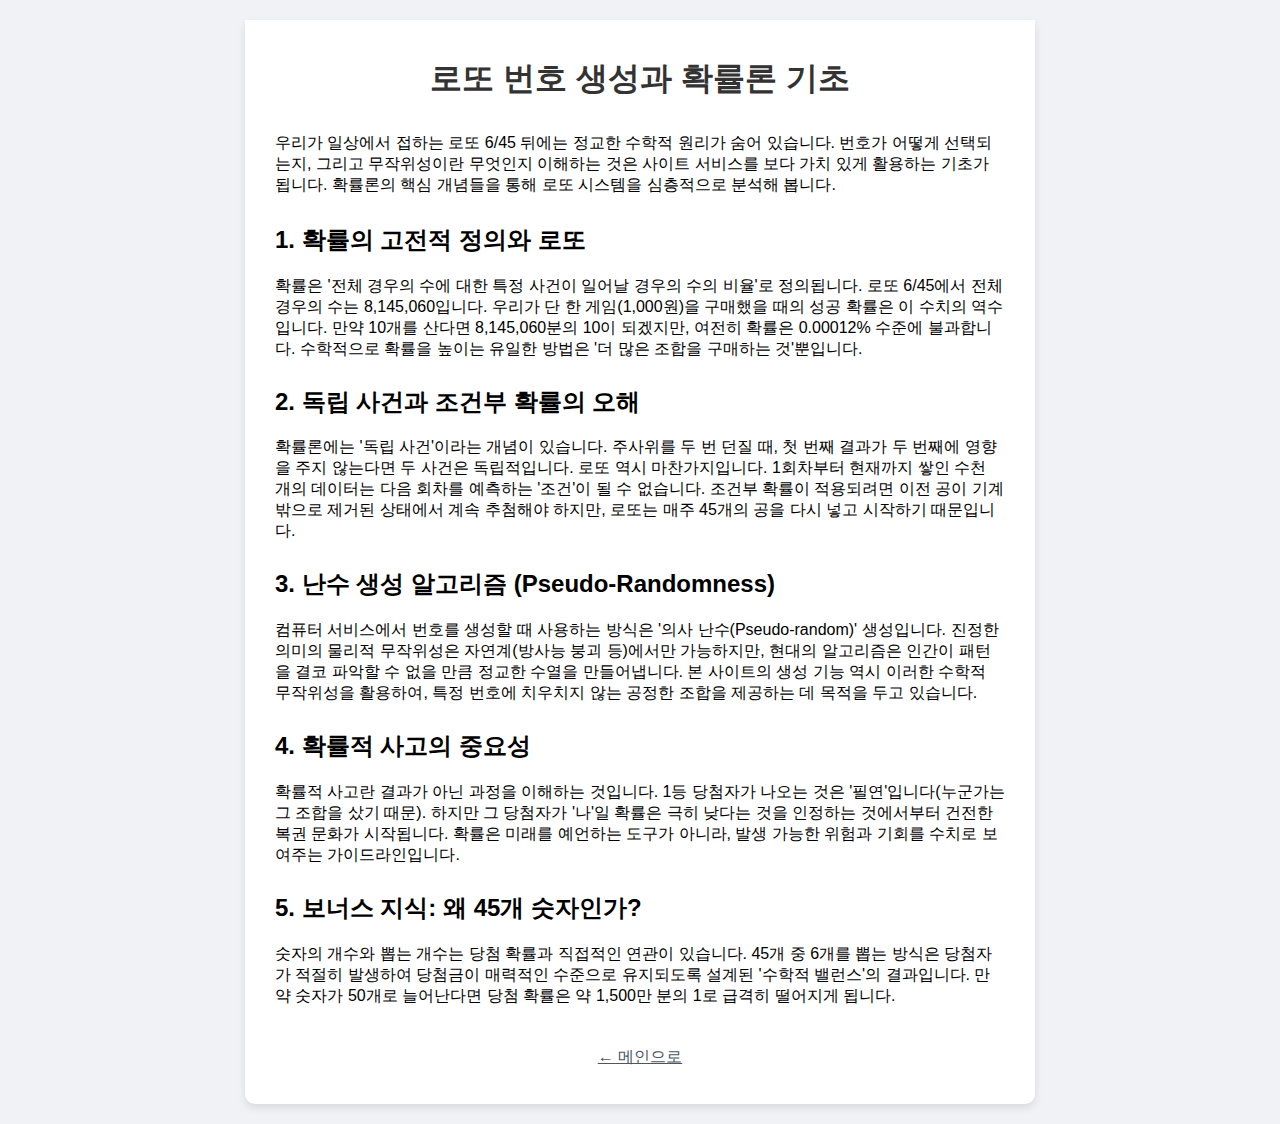
<file: probability.html>
<!doctype html>
<html lang="ko">
  <head>
    <meta charset="UTF-8" />
    <meta name="viewport" content="width=device-width, initial-scale=1.0" />
    <title>확률기초 원리 | krlotto645</title>
    <meta
      name="description"
      content="로또 6/45에 숨겨진 확률론의 기초를 알아봅니다. 독립 사건의 원리, 컴퓨터 난수 생성 알고리즘(Pseudo-Randomness), 45C6 조합론 등 로또 번호 생성의 수학적 원리를 상세히 설명합니다."
    />
    <link rel="canonical" href="https://www.krlotto645.com/probability.html" />
    <script
      async
      src="https://www.googletagmanager.com/gtag/js?id=G-5Z8ES8MB05"
    ></script>
    <script>
      window.dataLayer = window.dataLayer || [];
      function gtag() {
        dataLayer.push(arguments);
      }
      gtag("js", new Date());
      gtag("config", "G-5Z8ES8MB05");
    </script>
    <link rel="stylesheet" href="style.css" />
    <script
      async
      src="https://pagead2.googlesyndication.com/pagead/js/adsbygoogle.js?client=ca-pub-9340970572187872"
      crossorigin="anonymous"
    ></script>
  </head>
  <body>
    <div class="wrapper">
      <div
        class="container"
        style="
          display: flex;
          flex-direction: column;
          min-height: 70vh;
          padding-left: 30px;
          padding-right: 30px;
        "
      >
        <h1 style="text-align: center">로또 번호 생성과 확률론 기초</h1>

        <div style="text-align: left">
          <p>
            우리가 일상에서 접하는 로또 6/45 뒤에는 정교한 수학적 원리가 숨어
            있습니다. 번호가 어떻게 선택되는지, 그리고 무작위성이란 무엇인지
            이해하는 것은 사이트 서비스를 보다 가치 있게 활용하는 기초가 됩니다.
            확률론의 핵심 개념들을 통해 로또 시스템을 심층적으로 분석해 봅니다.
          </p>

          <h2 style="margin-top: 28px">1. 확률의 고전적 정의와 로또</h2>
          <p>
            확률은 '전체 경우의 수에 대한 특정 사건이 일어날 경우의 수의 비율'로
            정의됩니다. 로또 6/45에서 전체 경우의 수는 8,145,060입니다. 우리가
            단 한 게임(1,000원)을 구매했을 때의 성공 확률은 이 수치의
            역수입니다. 만약 10개를 산다면 8,145,060분의 10이 되겠지만, 여전히
            확률은 0.00012% 수준에 불과합니다. 수학적으로 확률을 높이는 유일한
            방법은 '더 많은 조합을 구매하는 것'뿐입니다.
          </p>

          <h2 style="margin-top: 26px">2. 독립 사건과 조건부 확률의 오해</h2>
          <p>
            확률론에는 '독립 사건'이라는 개념이 있습니다. 주사위를 두 번 던질
            때, 첫 번째 결과가 두 번째에 영향을 주지 않는다면 두 사건은
            독립적입니다. 로또 역시 마찬가지입니다. 1회차부터 현재까지 쌓인 수천
            개의 데이터는 다음 회차를 예측하는 '조건'이 될 수 없습니다. 조건부
            확률이 적용되려면 이전 공이 기계 밖으로 제거된 상태에서 계속
            추첨해야 하지만, 로또는 매주 45개의 공을 다시 넣고 시작하기
            때문입니다.
          </p>

          <h2 style="margin-top: 26px">
            3. 난수 생성 알고리즘 (Pseudo-Randomness)
          </h2>
          <p>
            컴퓨터 서비스에서 번호를 생성할 때 사용하는 방식은 '의사
            난수(Pseudo-random)' 생성입니다. 진정한 의미의 물리적 무작위성은
            자연계(방사능 붕괴 등)에서만 가능하지만, 현대의 알고리즘은 인간이
            패턴을 결코 파악할 수 없을 만큼 정교한 수열을 만들어냅니다. 본
            사이트의 생성 기능 역시 이러한 수학적 무작위성을 활용하여, 특정
            번호에 치우치지 않는 공정한 조합을 제공하는 데 목적을 두고 있습니다.
          </p>

          <h2 style="margin-top: 26px">4. 확률적 사고의 중요성</h2>
          <p>
            확률적 사고란 결과가 아닌 과정을 이해하는 것입니다. 1등 당첨자가
            나오는 것은 '필연'입니다(누군가는 그 조합을 샀기 때문). 하지만 그
            당첨자가 '나'일 확률은 극히 낮다는 것을 인정하는 것에서부터 건전한
            복권 문화가 시작됩니다. 확률은 미래를 예언하는 도구가 아니라, 발생
            가능한 위험과 기회를 수치로 보여주는 가이드라인입니다.
          </p>

          <h2 style="margin-top: 26px">5. 보너스 지식: 왜 45개 숫자인가?</h2>
          <p>
            숫자의 개수와 뽑는 개수는 당첨 확률과 직접적인 연관이 있습니다. 45개
            중 6개를 뽑는 방식은 당첨자가 적절히 발생하여 당첨금이 매력적인
            수준으로 유지되도록 설계된 '수학적 밸런스'의 결과입니다. 만약 숫자가
            50개로 늘어난다면 당첨 확률은 약 1,500만 분의 1로 급격히 떨어지게
            됩니다.
          </p>
        </div>

        <p style="margin-top: auto; padding-top: 24px; text-align: center">
          <a href="index.html">← 메인으로</a>
        </p>
      </div>
    </div>
  </body>
</html>
</file>
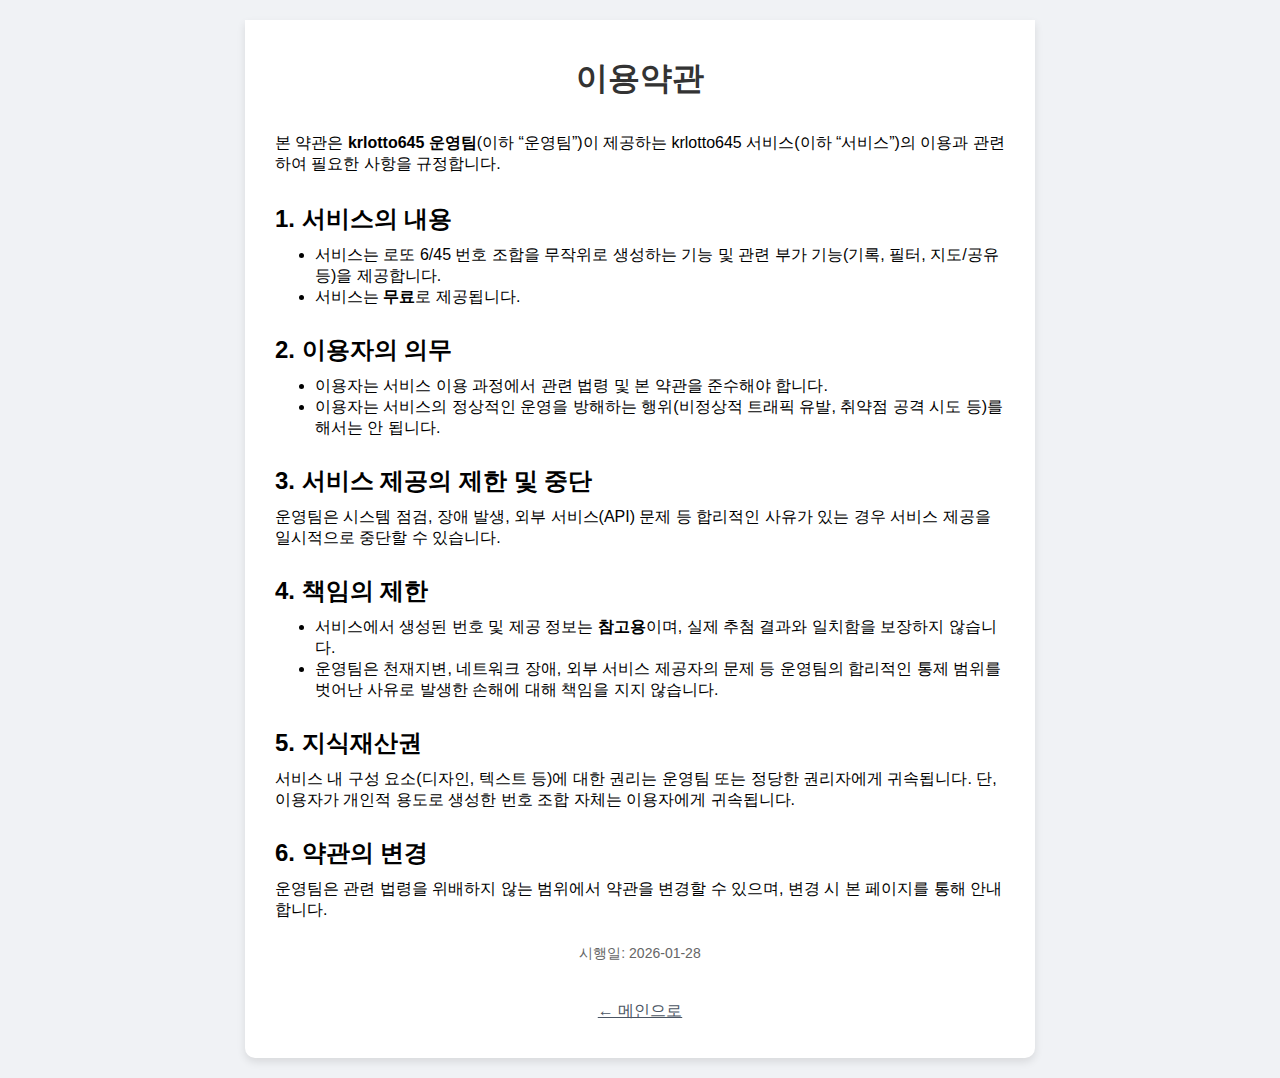
<file: terms.html>
<!DOCTYPE html>
<html lang="ko">
<head>
  <meta charset="UTF-8" />
  <meta name="viewport" content="width=device-width, initial-scale=1.0" />
  <title>이용약관 | krlotto645</title>
  <!-- Google tag (gtag.js) - Google Analytics 4 -->
  <script async src="https://www.googletagmanager.com/gtag/js?id=G-5Z8ES8MB05"></script>
  <script>
    window.dataLayer = window.dataLayer || [];
    function gtag(){dataLayer.push(arguments);}
    gtag('js', new Date());
    gtag('config', 'G-5Z8ES8MB05');
  </script>
  <link rel="stylesheet" href="style.css" />
</head>
<body>
  <div class="wrapper">
    <div class="container" style="display:flex; flex-direction:column; min-height:70vh; padding-left:30px; padding-right:30px;">
      <!-- 제목: 가운데 정렬 -->
      <h1 style="text-align: center;">이용약관</h1>

      <!-- 본문: 왼쪽 정렬 -->
      <div style="text-align: left;">
        <p style="margin-bottom: 0;">
          본 약관은 <strong>krlotto645 운영팀</strong>(이하 “운영팀”)이 제공하는
          krlotto645 서비스(이하 “서비스”)의 이용과 관련하여 필요한 사항을 규정합니다.
        </p>

        <h2 style="margin-top: 28px; margin-bottom: 10px;">1. 서비스의 내용</h2>
        <ul style="margin-top: 0;">
          <li>서비스는 로또 6/45 번호 조합을 무작위로 생성하는 기능 및 관련 부가 기능(기록, 필터, 지도/공유 등)을 제공합니다.</li>
          <li>서비스는 <strong>무료</strong>로 제공됩니다.</li>
        </ul>

        <h2 style="margin-top: 26px; margin-bottom: 10px;">2. 이용자의 의무</h2>
        <ul style="margin-top: 0;">
          <li>이용자는 서비스 이용 과정에서 관련 법령 및 본 약관을 준수해야 합니다.</li>
          <li>이용자는 서비스의 정상적인 운영을 방해하는 행위(비정상적 트래픽 유발, 취약점 공격 시도 등)를 해서는 안 됩니다.</li>
        </ul>

        <h2 style="margin-top: 26px; margin-bottom: 10px;">3. 서비스 제공의 제한 및 중단</h2>
        <p style="margin-top: 0;">
          운영팀은 시스템 점검, 장애 발생, 외부 서비스(API) 문제 등 합리적인 사유가 있는 경우
          서비스 제공을 일시적으로 중단할 수 있습니다.
        </p>

        <h2 style="margin-top: 26px; margin-bottom: 10px;">4. 책임의 제한</h2>
        <ul style="margin-top: 0;">
          <li>서비스에서 생성된 번호 및 제공 정보는 <strong>참고용</strong>이며, 실제 추첨 결과와 일치함을 보장하지 않습니다.</li>
          <li>운영팀은 천재지변, 네트워크 장애, 외부 서비스 제공자의 문제 등 운영팀의 합리적인 통제 범위를 벗어난 사유로 발생한 손해에 대해 책임을 지지 않습니다.</li>
        </ul>

        <h2 style="margin-top: 26px; margin-bottom: 10px;">5. 지식재산권</h2>
        <p style="margin-top: 0;">
          서비스 내 구성 요소(디자인, 텍스트 등)에 대한 권리는 운영팀 또는 정당한 권리자에게 귀속됩니다.
          단, 이용자가 개인적 용도로 생성한 번호 조합 자체는 이용자에게 귀속됩니다.
        </p>

        <h2 style="margin-top: 26px; margin-bottom: 10px;">6. 약관의 변경</h2>
        <p style="margin-top: 0;">
          운영팀은 관련 법령을 위배하지 않는 범위에서 약관을 변경할 수 있으며,
          변경 시 본 페이지를 통해 안내합니다.
        </p>

        <p style="margin-top: 24px; color:#666; font-size:14px; text-align:center;">
          시행일: 2026-01-28
        </p>
      </div>

      <!-- 메인으로: 항상 박스 맨 아래 -->
      <p style="margin-top:auto; padding-top:24px; text-align:center;">
        <a href="index.html">← 메인으로</a>
      </p>
    </div>
  </div>
</body>
</html>
</file>
<file: style.css>
/* 1. 기본 배경 및 레이아웃 설정 */
body {
  font-family: "Malgun Gothic", sans-serif;
  background-color: #f0f2f5;
  display: flex;
  flex-direction: column;
  align-items: center;
  padding: 20px 10px;
  min-height: 100vh;
  margin: 0;
  box-sizing: border-box;
}

/* 상단 헤더 (신설) */
.site-header {
  width: 100%;
  max-width: none; /* wrapper 안에서 좌측 폭(flex:1)에 맞추기 위해 해제 */
  box-sizing: border-box;
  margin: 0; /* 헤더-생성기 사이 여백 0 */
  flex: 1; /* 좌측 container와 같은 폭 */
}

.site-header-inner {
  background: #ffffff;
  border-radius: 12px 12px 0 0; /* 헤더 하단 라운드 0 */
  box-shadow: 0 4px 8px rgba(0, 0, 0, 0.1); /* 생성기와 동일 그림자 */
  padding: 12px 14px;

  border-bottom: 1px solid #eeeeee; /* 헤더 하단 구분선 */

  display: flex;
  justify-content: space-between;
  align-items: center;
  gap: 10px;
}

/* 줄바꿈 방지 + 모바일 폰트 자동 축소 */
.brand {
  font-weight: 800;
  color: #111;
  text-decoration: none;

  white-space: nowrap; /* 절대 줄바꿈 금지 */
  overflow: hidden;

  font-size: clamp(18px, 4.6vw, 21px);
  letter-spacing: -0.2px;

  /* 헤더 브랜드 폰트만 Pretendard 적용 */
  font-family: "Pretendard Variable", sans-serif;
}

/* 이용안내 링크 (버튼보다 “링크+필”이 더 자연스러움) */
.header-link {
  white-space: nowrap; /* 절대 줄바꿈 금지 */
  text-decoration: none;
  color: #111;
  font-weight: 800;

  font-size: clamp(13px, 3.6vw, 14px);
  padding: 8px 10px;
  border-radius: 10px;
  background: #f3f4f6;
  border: 1px solid #e5e7eb;

  transition:
    transform 0.12s ease,
    box-shadow 0.12s ease,
    background 0.12s ease;
}
.header-link:hover {
  background: #eef2ff;
  box-shadow: 0 6px 14px rgba(0, 0, 0, 0.1);
  transform: translateY(-1px);
}

.wrapper {
  display: flex;
  gap: 20px;
  align-items: flex-start;
  width: 100%;
  max-width: 790px;
}

/* 상단 안내 배너 - 공지 느낌 강화(미세 배경 + 라인) */
.notice-bar {
  display: block;
  width: 100%;
  box-sizing: border-box;

  background: #fffbeb; /* 거의 흰색에 가까운 아주 연한 톤 */
  color: #374151;
  text-decoration: none;

  font-size: 15px;
  font-weight: 700;
  letter-spacing: -0.1px;
  text-align: left;

  padding: 10px 12px;
  padding-left: 16px;
  border-radius: 8px;

  border: 1px solid #fef3c7;
  border-left: 3px solid #fde68a; /* 포인트 유지 */

  margin: 0 0 10px 0;
}

/* 헤더를 wrapper 한 줄로 올렸을 때, 우측(기록/지도) 폭만큼 비워주는 스페이서 */
.sidebar-spacer {
  width: 300px;
  flex-shrink: 0;
}

/* 2. 번호 생성기 컨테이너 (왼쪽) */
.container {
  background-color: white;
  padding: 20px 20px;
  border-radius: 0 0 10px 10px; /* 생성기 상단 라운드 0 */
  box-shadow: 0 4px 8px rgba(0, 0, 0, 0.1);
  text-align: center;
  flex: 1;
  min-height: 282px;
  box-sizing: border-box;
}

h1 {
  color: #333;
  margin-bottom: 20px;
  line-height: 1.1;
}
h1 .title-lotto {
  font-family: "Pretendard Variable", sans-serif;
  font-size: clamp(42px, 8vw, 56px);
  font-weight: 800;
  letter-spacing: -1px;
  display: block;
}
h1 .lotto-normal-size {
  font-size: 1em;
  font-weight: inherit;
}
h1 .lotto-small-size {
  font-size: 0.6em;
  font-weight: 650;
}
h1 .title-round {
  display: block;
  margin-top: 5px;
  font-size: clamp(19px, 4vw, 24px);
  font-weight: bold;
}
h1 .title-date {
  font-size: 14px;
  color: #888;
  font-weight: normal;
  display: block;
  margin-top: 3px;
}

/* 3. 버튼 스타일 */
.button-group {
  display: flex;
  justify-content: center;
  gap: 10px;
  margin-bottom: 15px;
  margin-top: 25px;
}

button {
  background-color: #4caf50;
  color: white;
  padding: 12px 24px;
  border: none;
  /* 버튼 radius 통일 */
  border-radius: 10px;
  font-size: 18px;
  cursor: pointer;
  transition: all 0.3s;
  font-weight: bold;
}

button:disabled {
  background-color: #ccc;
  cursor: not-allowed;
}
#immediate-generate {
  background-color: #f44336;
}
.hidden {
  display: none;
}

/* 카카오톡 공유 버튼 스타일 */
.share-section {
  margin-bottom: 30px;
}

.kakao-btn {
  background-color: #fee500;
  color: #000000;
  width: 100%;
  max-width: 260px;
  padding: 12px 18px;
  font-size: 16px;
  display: inline-block;
  /* 버튼 radius 통일 */
  border-radius: 10px;
}

/* 4. 결과 공(Ball) 스타일 */
#result {
  margin-top: 10px;
  font-size: 24px;
  font-weight: bold;
  display: flex;
  justify-content: center;
  gap: 8px;
  min-height: 45px;
  flex-wrap: wrap;
}

/* ✅ 분석 라인 기본 영역 */
.analysis-line {
  height: 28px;
  line-height: 28px;
  font-size: 16px;
  text-align: center;

  display: flex;
  align-items: center;
  justify-content: center;

  margin-top: 10px;
  margin-bottom: 4px;

  white-space: nowrap;
  overflow: hidden;
  text-overflow: ellipsis;
}

/* ✅ 홀짝 / 저고 / 합계 텍스트는 항상 검정 볼드 */
.analysis-line .metric-label {
  color: #111;
  font-weight: 800;
}

/* ✅ 구분자 */
.analysis-line .sep {
  color: #111;
  font-weight: 400;
}

/* ✅ Best 등급 텍스트 (초록 볼드) */
.analysis-line .grade-best {
  color: #16a34a;
  font-weight: 800;
}

/* ✅ Good 등급 텍스트 (검정 볼드) */
.analysis-line .grade-good {
  color: #2563eb;
  font-weight: 800;
}

/* ✅ Soso 등급 텍스트 (검정 일반) */
.analysis-line .grade-soso {
  color: #111;
  font-weight: 600;
}

/* ✅ Best 수치 (초록 볼드) */
.analysis-line .num-best {
  color: #16a34a;
  font-weight: 800;
}

/* ✅ Good 수치 (검정 볼드) */
.analysis-line .num-good {
  color: #2563eb;
  font-weight: 800;
}

/* ✅ Soso 기본 수치 (검정 일반) */
.analysis-line .num-soso {
  color: #111;
  font-weight: 400;
}

/* ✅ Soso 황금조건 수치 (검정 볼드) */
.analysis-line .num-soso-hit {
  color: #3b82f6;
  font-weight: 800;
}

/* ✅ 분석 라인 Fade-in 애니메이션 */
@keyframes analysisFadeIn {
  from {
    opacity: 0;
    transform: translateY(4px);
  }
  to {
    opacity: 1;
    transform: translateY(0);
  }
}

/* ✅ 등급/숫자 전용 애니메이션 */
.analysis-line .analysis-anim {
  opacity: 0;
  transform: translateY(4px);
}

.analysis-line .analysis-anim.fade-in-item {
  animation: analysisFadeIn 0.18s ease-out forwards;
}

/* ✅ 가운데 정렬에서도 절대 안 흔들리게: 등급/값 영역 폭 고정 + 숫자 폭 고정 */
.analysis-line .grade-fixed {
  display: inline-flex;
  align-items: center;
  width: 84px;
  flex: 0 0 84px;
}

.analysis-line .val-fixed-oe {
  width: 22px;
  display: inline-block;
  text-align: left;
} /* 6:0 */
.analysis-line .val-fixed-lh {
  width: 22px;
  display: inline-block;
  text-align: left;
} /* 2:4 */
.analysis-line .val-fixed-sum {
  width: 22px;
  display: inline-block;
  text-align: left;
} /* 166 */

.analysis-line {
  font-variant-numeric: tabular-nums; /* ✅ 1/8 같은 숫자 폭 차이 제거 */
}

/* 숫자공: 테두리 없이 44px / 빈공: (40+2+2)=44px -> "겉크기" 통일 */
.ball {
  width: 44px;
  height: 44px;
  border-radius: 50%;
  display: flex;
  justify-content: center;
  align-items: center;
  color: white;
  font-size: 20px;
  box-sizing: border-box;
  flex-shrink: 0;

  /* A안: 플라스틱 공 느낌 – 밝은 하이라이트만 아주 은은하게 */
  background-image: radial-gradient(
    circle at 30% 28%,
    rgba(255, 255, 255, 0.25) 0%,
    rgba(255, 255, 255, 0.12) 22%,
    rgba(255, 255, 255, 0) 55%
  );

  /* 바닥에서 살짝 떨어진 느낌만 주는 최소 그림자 */
  box-shadow: 0 2px 6px rgba(0, 0, 0, 0.08);
}

.ball.placeholder {
  background: none; /* 빈공: 그라데이션 완전 제거 */
  border: 2px solid #e0e0e0;
  color: transparent;
  box-shadow: none; /* 빈공: 그림자 제거 */
}

/* 오른쪽 사이드바 (기록 + 지도) */
.sidebar {
  display: flex;
  flex-direction: column;
  gap: 16px;
  width: 300px;
  flex-shrink: 0;
}

/* 5. 번호 기록 섹션 */
#history-container {
  background-color: white;
  padding: 20px 20px;
  border-radius: 10px;
  box-shadow: 0 4px 8px rgba(0, 0, 0, 0.1);
  width: 100%;
  box-sizing: border-box;
  display: flex;
  flex-direction: column;
  max-height: 355px;
  min-height: 355px;
}

#history-container h2 {
  text-align: center;
  margin-top: 0;
  margin-bottom: 0;
  color: #333;
  font-size: 20px;
  flex-shrink: 0;
}

/* 기록 헤더/전체삭제 버튼 */
.history-header {
  position: relative;
  display: flex;
  justify-content: center;
  align-items: center;
  margin-bottom: 8px;
}

.history-clear-btn {
  position: absolute;
  right: 0;
  top: 50%;
  transform: translateY(-50%);
  background-color: #e0e0e0;
  color: #333;
  padding: 6px 10px;
  border: none;
  /* 버튼 radius 통일 */
  border-radius: 10px;
  font-size: 12px;
  cursor: pointer;
  font-weight: bold;
}
.history-clear-btn:hover {
  background-color: #d5d5d5;
}

.history-limit-info {
  margin: 0 0 10px 0;
  font-size: 11px;
  color: #888;
  text-align: left;
}

#history-list {
  overflow-y: auto;
  flex-grow: 1;
  display: flex;
  flex-direction: column;
  padding-right: 5px;
}

/* 스크롤바 디자인 */
#history-list::-webkit-scrollbar {
  width: 4px;
}
#history-list::-webkit-scrollbar-thumb {
  background-color: #ddd;
  border-radius: 10px;
}

.history-item {
  display: flex;
  justify-content: flex-start;
  align-items: center;
  padding: 8px 0;
  border-bottom: 1px solid #eee;
  font-size: 14px;
  flex-shrink: 0;
  height: 45px;
  box-sizing: border-box;
  gap: 8px;

  position: relative;
  padding-right: 70px;
}

.history-number-prefix {
  font-weight: bold;
  margin-right: 0px;
  color: #555;
  flex-shrink: 0;
  width: 16px;
}
.history-numbers {
  display: flex;
  gap: 4px;
  min-width: 0;
  overflow: hidden;
}
.history-ball {
  width: 28px;
  height: 28px;
  border-radius: 50%;
  display: flex;
  justify-content: center;
  align-items: center;
  color: white;
  font-size: 13px;
  font-weight: bold;
  box-sizing: border-box;
}

/* 기록 액션 버튼 */
.history-actions {
  margin-left: auto;
  display: flex;
  align-items: center;
  gap: 8px;
  flex-shrink: 0;

  position: absolute;
  right: 0;
  top: 50%;
  transform: translateY(-50%);
  margin-left: 0;
}

.history-action-btn {
  background: #f3f3f3;
  border: 1px solid #e5e7eb;
  color: #333;
  width: 28px;
  height: 28px;
  border-radius: 6px;
  cursor: pointer;
  display: flex;
  justify-content: center;
  align-items: center;
  font-size: 14px;
  font-weight: bold;
  padding: 0;
}
.history-action-btn:hover {
  background: #e9e9e9;
}

.copy-toast {
  font-size: 11px;
  color: #2e7d32;
  font-weight: bold;
  margin-left: 4px;
  white-space: nowrap;
}

/* 5-1. 지도 컨테이너 스타일 */
#map-container-box {
  background-color: white;
  padding: 20px;
  border-radius: 10px;
  box-shadow: 0 4px 8px rgba(0, 0, 0, 0.1);
  width: 100%;
  box-sizing: border-box;
  text-align: center;
  position: relative;
}

.map-permission-banner {
  position: absolute;
  top: 10px;
  left: 10px;
  right: 10px;
  z-index: 10;

  background: rgba(255, 255, 255, 0.95);
  border: 1px solid #e0e0e0;
  border-radius: 10px;
  /* box-shadow: 0 4px 10px rgba(0, 0, 0, 0.08); */
  box-shadow: none;

  padding: 10px 12px;
  text-align: left;
  font-size: 12px;
  line-height: 1.35;
  color: #333;
}

#map-container-box h2 {
  font-size: 18px;
  margin-top: 0;
  margin-bottom: 10px;
  color: #333;
}
#map {
  width: 100%;
  height: 250px;
  border-radius: 8px;
  background-color: #eee;
  overflow: hidden;
}
.map-info {
  font-size: 12px;
  color: #888;
  margin-top: 8px;
  margin-bottom: 0;
  text-align: left;
}

/* 5-2. 필터 스타일 */
.filter-wrapper {
  margin-top: 20px;
  border-top: 1px solid #eee;
  padding-top: 16px;
  text-align: left;
}
.filter-wrapper h3 {
  text-align: center;
  margin-bottom: 20px;
  color: #333;
  font-size: 18px;
}

.filter-section {
  margin-bottom: 25px;
  /* 섹션 전체 배경 적용을 위한 여백 */
  padding: 12px 10px;
  /* 섹션을 카드처럼 정돈 */
  border-radius: 10px;
}

/* 포함/제외 섹션 전체 배경(A안) */
.filter-section.filter-include {
  background: #f0f7ff;
}
.filter-section.filter-exclude {
  background: #fff5f5;
}

.filter-header {
  display: flex;
  justify-content: space-between;
  align-items: center;
  margin-bottom: 10px;
  font-size: 14px;
  font-weight: bold;
  color: #555;

  /* 헤더/숫자 구분선 여백 */
  padding-bottom: 10px;
  /* 헤더/숫자 사이 얇은 라인 */
  border-bottom: 1px solid rgba(0, 0, 0, 0.06);
}

.count-badge {
  background: #eee;
  padding: 2px 8px;
  border-radius: 10px;
  font-size: 12px;
  color: #333;
}

.number-grid {
  display: flex;
  flex-wrap: wrap;
  gap: 5px;
  /* 헤더 라인 아래 간격 */
  margin-top: 10px;
}

.filter-btn {
  width: 39px;
  height: 39px;
  border: 1px solid #ddd;
  background-color: white;
  color: #333;
  border-radius: 5px;
  font-size: 15px;
  padding: 0;
  display: flex;
  justify-content: center;
  align-items: center;
  cursor: pointer;
  font-weight: normal;
}
.filter-btn:hover {
  background-color: #f9f9f9;
}
.filter-btn.included {
  background-color: #3b82f6 !important;
  color: white;
  border-color: #3b82f6;
  font-weight: bold;
}
.filter-btn.excluded {
  background-color: #ee5a5a !important;
  color: white;
  border-color: #ee5a5a;
  font-weight: bold;
}

/* 6. 설명/콘텐츠 컨테이너 */
#explanation-container {
  background-color: white;
  padding: 30px 20px;
  border-radius: 10px;
  box-shadow: 0 4px 8px rgba(0, 0, 0, 0.1);
  width: 100%;
  max-width: 790px;
  box-sizing: border-box;
  margin-top: 16px;
  color: #555;
  margin-bottom: 50px;
}

.guide-title {
  text-align: center;
  margin-top: 0;
  margin-bottom: 15px;
  color: #333;
  font-size: 22px;
}
.guide-list {
  max-width: 680px; /* 📘 intro와 동일한 폭 제한 */
  margin: 0 auto 26px auto; /* 가운데 배치 */
  text-align: left;
  list-style-type: disc;
  padding-left: 20px;
  margin-bottom: 26px;
  line-height: 1.6;
  font-size: 16px; /* A) 본문 글자 크기 16px로 명시 */
}
.guide-list li {
  margin-bottom: 8px;
}

/* 신설 섹션 스타일 */
.deep-guide {
  border-top: 1px solid #eee;
  padding-top: 22px;
  margin-top: 10px;
  margin-bottom: 26px;
}

.deep-guide-title {
  text-align: center;
  margin: 0 0 12px 0;
  color: #111;
  font-size: 20px;
}

.deep-guide-intro {
  margin: 0 auto 16px auto;
  max-width: 680px;
  line-height: 1.65;
  color: #555;
  font-size: 16px; /* B) 웹/모바일 모두 16px로 통일 */
  text-align: left;
}

/* 카드형 링크: CSS Grid (요청 스펙 준수) */
.deep-guide-grid {
  display: grid;
  grid-template-columns: repeat(auto-fit, minmax(250px, 1fr));
  gap: 12px;
}

.guide-card {
  display: block;
  text-decoration: none;
  background: #ffffff;
  border: 1px solid #e5e7eb;
  border-radius: 12px;
  padding: 14px 14px;
  /* 좌측 컬러 라인 공간 확보 */
  padding-left: 16px;
  /* 좌측 라인 배치용 */
  position: relative;
  transition:
    transform 0.12s ease,
    box-shadow 0.12s ease,
    background 0.12s ease;
}

/* 가이드 카드 좌측 얇은 컬러 라인(기본) */
.guide-card::before {
  content: "";
  position: absolute;
  left: 0;
  top: 12px;
  bottom: 12px;
  width: 4px;
  border-radius: 6px;
  background: #d1d5db;
}

/* 카드별 포인트 컬러(링크 기반) */
.guide-card[href*="winning-odds"]::before {
  background: #93c5fd;
}
.guide-card[href*="number-myths"]::before {
  background: #fde68a;
}
.guide-card[href*="guide"]::before {
  background: #86efac;
}
.guide-card[href*="lotto-policy"]::before {
  background: #c4b5fd;
}

.guide-card-top {
  display: flex;
  align-items: center;
  gap: 10px;
  margin-bottom: 8px;
}

.guide-card-title {
  margin: 0;
  font-size: 16px;
  color: #111;
  font-weight: 800;

  display: inline-flex;
  align-items: center;
  gap: 8px;
  line-height: 1.2;
}

.guide-card-icon {
  display: inline-block;
  line-height: 1;
}

.guide-card-text {
  display: inline-block;
  transform: translateY(1px);
}

.guide-card-desc {
  margin: 0;
  color: #555;
  font-size: 13px;
  line-height: 1.45;
}

/* 당첨구조 표 */
.prize-title {
  text-align: center;
  margin-top: 30px;
  margin-bottom: 15px;
  color: #333;
  font-size: 22px;
}

.table-responsive {
  width: 100%;
  overflow-x: hidden;
}
.prize-table {
  width: 100%;
  border-collapse: collapse;
  font-size: 14px;
  table-layout: fixed;
}
.prize-table th {
  background-color: #e94e6b;
  color: white;
  padding: 10px 5px;
  border: 1px solid #ddd;
  text-align: center;
}
.prize-table td {
  padding: 10px 5px;
  border: 1px solid #ddd;
  text-align: center;
  color: #333;
  word-break: keep-all;
}

.prize-table td:nth-child(4) {
  text-align: right;
  padding-right: 10px;
  white-space: nowrap;
}

.prize-table th:nth-child(1),
.prize-table td:nth-child(1) {
  width: 12%;
}
.prize-table th:nth-child(2),
.prize-table td:nth-child(2) {
  width: 33%;
}
.prize-table th:nth-child(3),
.prize-table td:nth-child(3) {
  width: 35%;
}
.prize-table th:nth-child(4),
.prize-table td:nth-child(4) {
  width: 20%;
}

.match-dots {
  display: flex;
  gap: 2px;
  margin-top: 5px;
  justify-content: center;
}
.dot {
  width: 8px;
  height: 8px;
  border-radius: 50%;
  background-color: transparent;
  border: 1px solid #ddd;
}
.dot.active,
.dot.bonus {
  background-color: #fb8ea1;
  border: 1px solid #fb8ea1;
}
.dot.bonus-plus {
  border: none;
  color: #666;
  font-size: 10px;
  width: auto;
  line-height: 8px;
}

/* 7. 모바일 반응형 설정 */
@media (max-width: 768px) {
  .wrapper {
    flex-direction: column;
    align-items: center;
    gap: 16px;
    width: 100%;
  }

  .sidebar-spacer {
    display: none; /* 모바일에서는 스페이서 제거 */
  }

  .site-header {
    width: 100%; /* 모바일: 헤더는 화면 폭 꽉 */
    flex: none; /* wrapper가 column이므로 flex 해제 */
  }

  .container {
    width: 100%;
    min-height: auto;
    border-radius: 0 0 10px 10px; /* 모바일도 맞닿는 상단은 0 */
  }

  .site-header-inner {
    border-radius: 12px 12px 0 0; /* 모바일도 맞닿는 하단은 0 */
    border-bottom: 1px solid #eeeeee; /* 모바일에서도 구분선 유지 */
  }

  .sidebar {
    width: 100%;
  }

  #history-container {
    width: 100%;
    margin-top: 0;
    max-height: 340px;
    min-height: 340px;
  }

  .prize-table {
    font-size: 10px;
  }

  .prize-table td {
    padding: 8px 2px;
  }

  .prize-table td:nth-child(4) {
    text-align: right;
    padding-right: 2px;
    white-space: nowrap;
  }

  .filter-btn {
    width: 11%;
    height: 36px;
  }

  .map-permission-banner {
    top: 8px;
    left: 8px;
    right: 8px;
    padding: 9px 10px;
    font-size: 11px;
  }

  .ball {
    width: clamp(38px, 10.8vw, 44px);
    height: clamp(38px, 10.8vw, 44px);
    font-size: 18px;
    padding-top: 2px;
  }

  .history-ball {
    padding-top: 2px;
  }

  /* 모바일에서 신설 섹션 글자/간격 살짝 최적화 */
  .deep-guide-intro {
    font-size: 16px; /* B) 모바일에서도 16px 유지 (덮어쓰기) */
  }
}

/* (추가) 번호 필터 설정 위 안내 문구 */
.filter-note {
  margin: 0 0 6px 0; /* 아래 여백 6px 추가 */
  text-align: left;
  font-size: 14px;
  line-height: 1.5; /* 줄간격 살짝 증가 */
  color: #666;
}

/* PC에서만 hover 효과 */
@media (hover: hover) and (pointer: fine) {
  button:hover {
    background-color: #45a049;
  }
  #immediate-generate:hover {
    background-color: #d32f2f;
  }
  .kakao-btn:hover {
    background-color: #e6cf00;
  }

  /* 상단 안내 배너 hover (PC 전용) */
  .notice-bar {
    cursor: pointer;
  }
  .notice-bar:hover {
    filter: brightness(0.97);
  }

  /* 이용안내 (상단 헤더) */
  .header-link:hover {
    background: #eef2ff;
    box-shadow: 0 6px 14px rgba(0, 0, 0, 0.1);
    transform: translateY(-1px);
  }
  /* 전체 삭제 */
  .history-clear-btn:hover {
    background-color: #d5d5d5;
  }
  /* 이모지 4개 카드 */
  .guide-card:hover {
    background: #f9fafb;
    box-shadow: 0 6px 14px rgba(0, 0, 0, 0.08); /* 한 단계 약화 */
    transform: translateY(-1px); /* 과도한 부상 방지 */
  }
}

/* footer 링크 (보조) */
footer a,
footer a:visited,
footer a:hover {
  color: #6b7280;
  text-decoration: none;
}

footer a {
  font-size: clamp(12px, 3.5vw, 14px);
}

/* 푸터 전체: 줄바꿈 금지 */
footer {
  white-space: nowrap;
  overflow: hidden;
}

/* 페이지 하단 '메인으로' 링크만 (p 안의 링크만) */
.container p a,
.container p a:visited,
.container p a:hover {
  color: #4b5563;
  text-decoration: underline;
}

/* Contact 이메일 - 항상 텍스트처럼 */
.container a[href^="mailto"],
.container a[href^="mailto"]:visited,
.container a[href^="mailto"]:hover,
.container a[href^="mailto"]:active {
  color: #111;
  text-decoration: none;
  cursor: text;
}

/* mobile-guide 전용 (추가) */
/* CTA 링크 */
.mobile-guide-page .mg-cta-link {
  color: #111;
  font-weight: 800;
  font-size: 16px;
  text-decoration: none;

  display: inline-block;
  padding: 8px 16px;
  border-radius: 999px;
  background: #f3f4f6;
  border: 1px solid #e5e7eb;

  /* 전역 링크 스타일(회색/밑줄/모바일 눌림) 덮어쓰기용 */
  -webkit-tap-highlight-color: transparent;
}

/* CTA 링크 상태 고정 (전역 .container p a 규칙 덮어쓰기) */
.mobile-guide-page .mg-cta-link:link,
.mobile-guide-page .mg-cta-link:visited,
.mobile-guide-page .mg-cta-link:hover,
.mobile-guide-page .mg-cta-link:active,
.mobile-guide-page .mg-cta-link:focus,
.mobile-guide-page .mg-cta-link:focus-visible {
  color: #111;
  text-decoration: none;
}

/* Step 카드 리스트 */
.mobile-guide-page .mg-steps {
  display: flex;
  flex-direction: column;
  gap: 12px;
  margin-top: 12px;
}

.mobile-guide-page .mg-step {
  background: #ffffff;
  border: 1px solid #e5e7eb;
  border-radius: 12px;
  padding: 14px 14px;
  box-shadow: 0 2px 10px rgba(0, 0, 0, 0.04);
}

.mobile-guide-page .mg-step-head {
  display: flex;
  align-items: center;
  gap: 10px;
  margin-bottom: 10px;
}

.mobile-guide-page .mg-step-badge {
  display: inline-flex;
  align-items: center;
  justify-content: center;
  padding: 4px 10px;
  border-radius: 999px;
  background: #eef2ff;
  border: 1px solid #e0e7ff;
  color: #1f2937;
  font-weight: 800;
  font-size: 12px;
  white-space: nowrap;
}

.mobile-guide-page .mg-step-title {
  margin: 0;
  font-size: 16px;
  font-weight: 900;
  color: #111;
}

/* Step 본문 리스트 */
.mobile-guide-page .mg-step-list {
  margin: 0;
  padding-left: 18px;
  list-style-type: disc;
  line-height: 1.65;
  font-size: 15px;
}
.mobile-guide-page .mg-step-list li {
  margin: 6px 0;
}

/* 푸터 안내 문구 */
.mobile-guide-page .mg-disclaimer {
  font-size: 15px;
  line-height: 1.6;
  text-align: left;
}

/* PC에서만 hover */
@media (hover: hover) and (pointer: fine) {
  .mobile-guide-page .mg-cta-link:hover {
    color: #111; /* hover에서도 같은 검정 유지 */
    text-decoration: underline; /* 웹에서만 밑줄 */
    text-underline-offset: 3px; /* 살짝 띄워서 고급스럽게 */
    background: #e5e7eb; /* 기본(#f3f4f6)보다 한 톤 진하게 */
  }
}

/* index 전용 상단 패딩 축소 */
.home-page {
  padding-top: 12px;
}

/* ✅ AdFit (모바일만 노출) */
.adfit {
  display: none;
  justify-content: center;
}

/* ✅ 모바일에서만 모바일 광고 노출 + 광고1 아래 간격 16px */
@media (max-width: 768px) {
  .adfit-mobile {
    display: flex;
  }

  /* ✅ 모바일에서 광고1 ↔ 번호 필터 위 글씨 간격 16px */
  #mobile_main_top_320x100 {
    margin-bottom: 16px;
  }

  /* ✅ 모바일에서 지도 ↔ 광고3 간격 16px */
  #mobile_info_top_300x250 {
    margin-top: 16px;
  }
}

@media (min-width: 769px) {
  .adfit-desktop {
    display: flex;
  }
}

/* ✅ 웹에서 메인화면 아래 광고(728x90) 위 간격 16px */
.wrapper + .adfit {
  margin-top: 16px;
}

/* ✅ mobile-guide 광고 공통 여백 (웹/모바일 동일 16px) */
.mobile-guide-page .guide-ad {
  margin: 16px 0;
}
</file>
